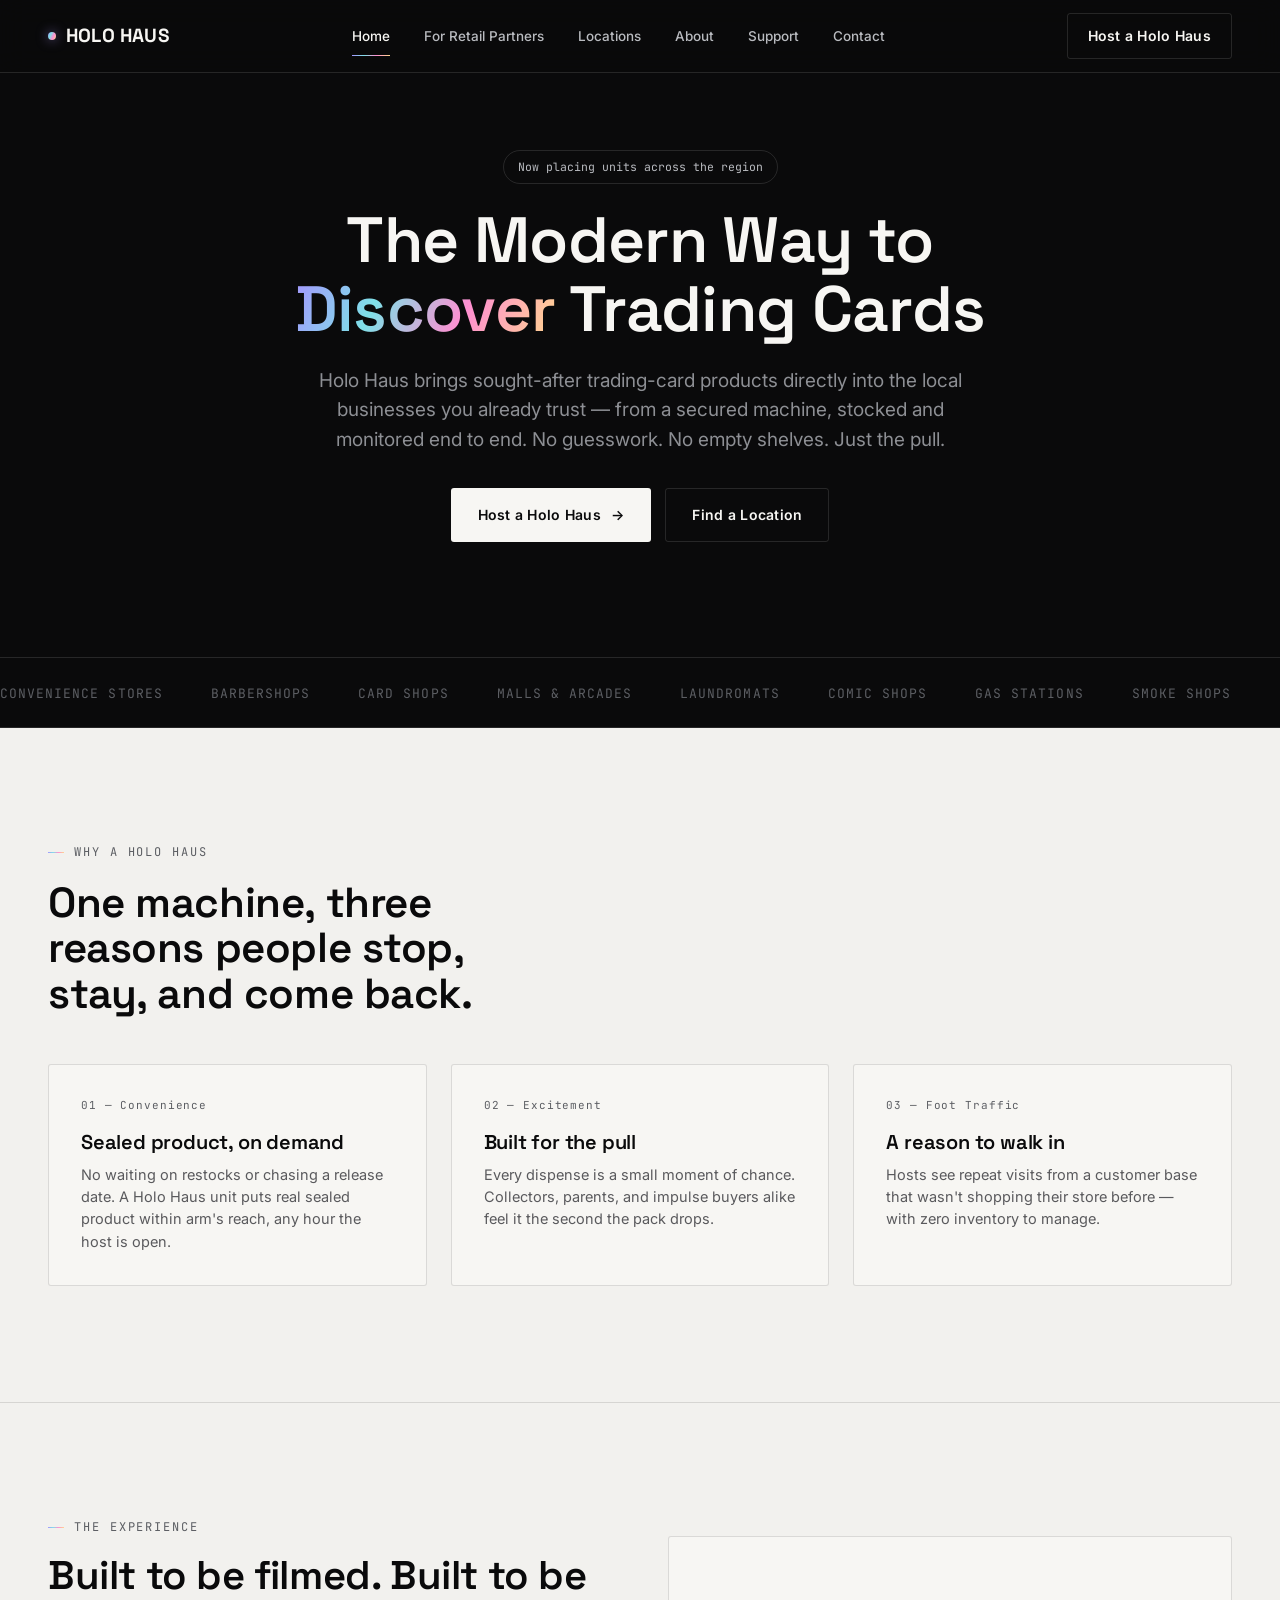
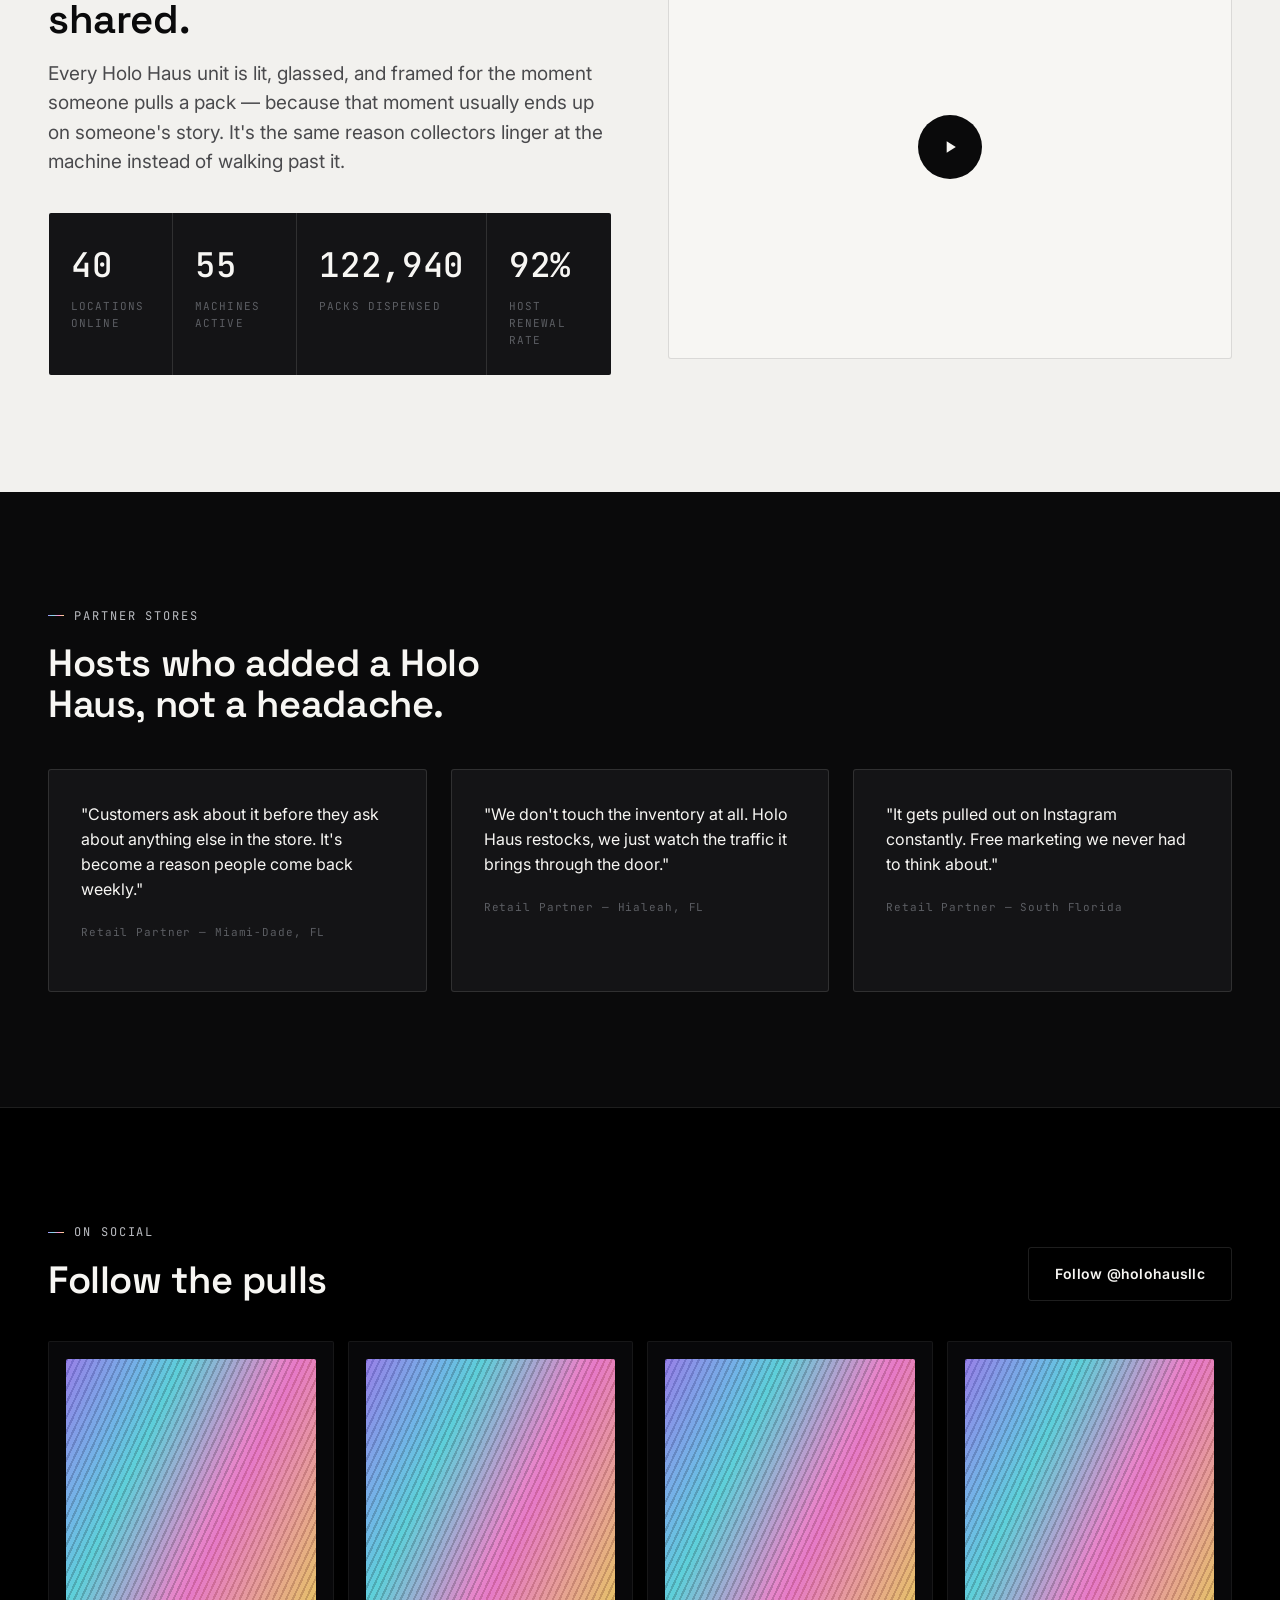
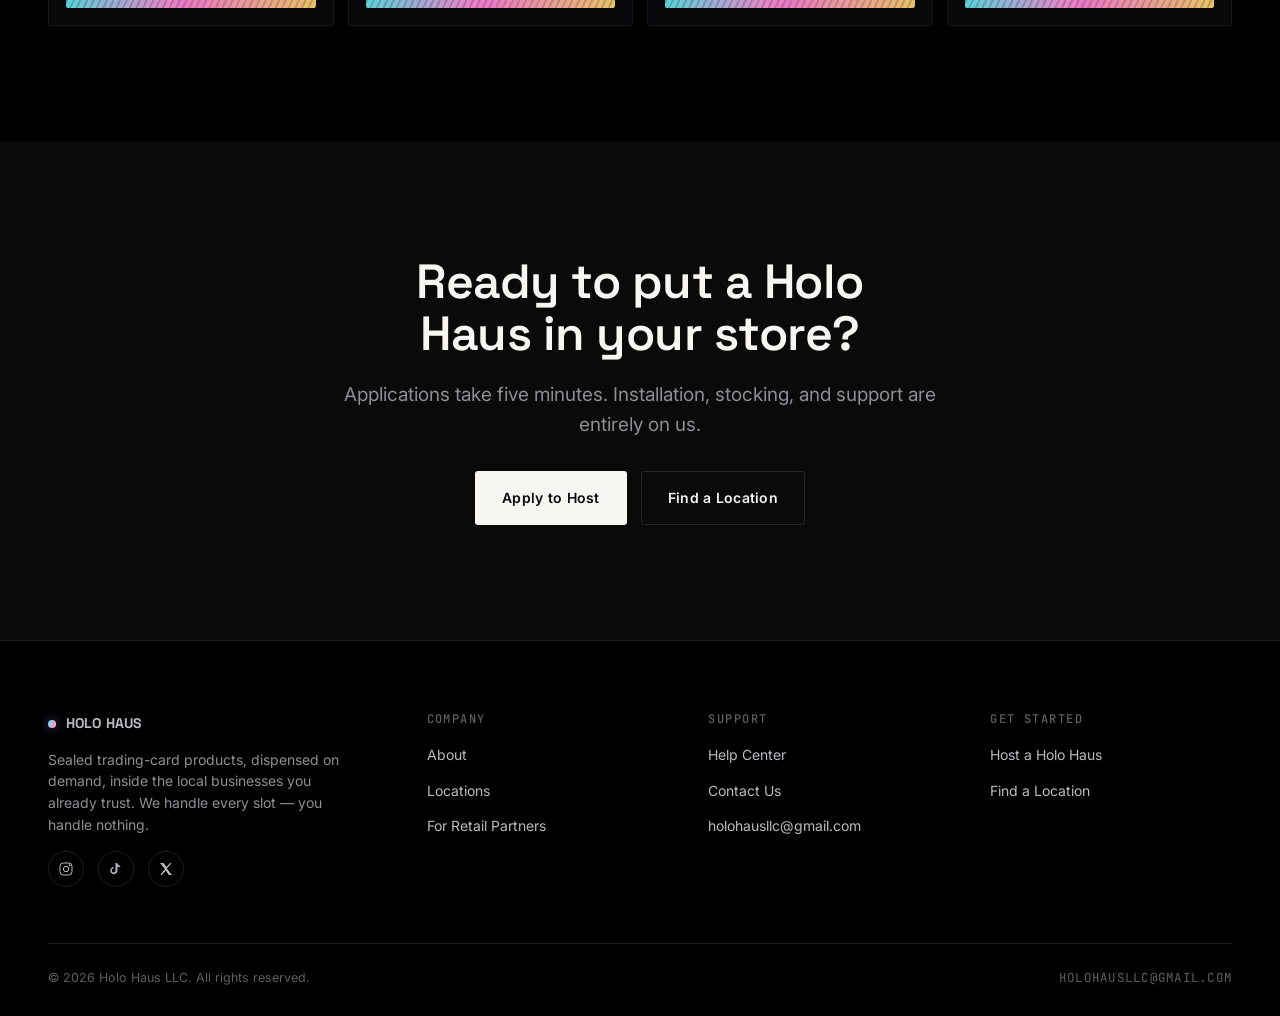
<file: index.html>
<!DOCTYPE html>
<html lang="en">
<head>
<meta charset="UTF-8">
<meta name="viewport" content="width=device-width, initial-scale=1.0">
<title>Holo Haus — The Modern Way to Discover Trading Cards</title>
<meta name="description" content="Holo Haus installs trading card game vending machines and secured display cases inside trusted local businesses. We handle inventory, restocking, marketing, and support — you host the excitement.">
<link rel="stylesheet" href="styles.css">
</head>
<body>

<header class="nav">
  <div class="container">
    <a href="index.html" class="logo"><span class="dot"></span>HOLO HAUS</a>
    <nav class="nav-links" id="navLinks">
      <a href="index.html" class="active">Home</a>
      <a href="retail-partners.html">For Retail Partners</a>
      <a href="locations.html">Locations</a>
      <a href="about.html">About</a>
      <a href="support.html">Support</a>
      <a href="contact.html">Contact</a>
    </nav>
    <div class="nav-cta">
      <a href="retail-partners.html" class="btn btn-ghost">Host a Holo Haus</a>
      <button class="nav-toggle" aria-label="Toggle menu" aria-expanded="false">
        <svg viewBox="0 0 24 24" fill="none" stroke="currentColor" stroke-width="1.6"><line x1="3" y1="6" x2="21" y2="6"/><line x1="3" y1="12" x2="21" y2="12"/><line x1="3" y1="18" x2="21" y2="18"/></svg>
      </button>
    </div>
  </div>
</header>

<!-- HERO -->
<section class="section" style="padding-top:150px;">
  <div class="container" style="max-width:840px; text-align:center;">
    <div class="reveal in" style="display:flex; flex-direction:column; align-items:center;">
      <div class="tag-pill">Now placing units across the region</div>
      <h1 style="font-size:clamp(38px,5.2vw,64px); margin-top:22px;">The Modern Way to <span class="grad-text">Discover</span> Trading Cards</h1>
      <p class="lede" style="margin-top:22px; text-align:center; max-width:56ch;">Holo Haus brings sought-after trading-card products directly into the local businesses you already trust — from a secured machine, stocked and monitored end to end. No guesswork. No empty shelves. Just the pull.</p>
      <div class="btn-row" style="margin-top:34px; justify-content:center;">
        <a href="retail-partners.html" class="btn btn-primary">Host a Holo Haus <span class="btn-arrow">→</span></a>
        <a href="locations.html" class="btn btn-ghost">Find a Location</a>
      </div>
    </div>
  </div>
</section>

<div class="marquee">
  <div class="marquee-track">
    <span>Convenience Stores</span><span>Barbershops</span><span>Card Shops</span><span>Malls &amp; Arcades</span><span>Laundromats</span><span>Comic Shops</span><span>Gas Stations</span><span>Smoke Shops</span>
    <span>Convenience Stores</span><span>Barbershops</span><span>Card Shops</span><span>Malls &amp; Arcades</span><span>Laundromats</span><span>Comic Shops</span><span>Gas Stations</span><span>Smoke Shops</span>
  </div>
</div>

<!-- WHY HOLO HAUS -->
<section class="section section-light">
  <div class="container">
    <div class="eyebrow">Why a Holo Haus</div>
    <h2 style="font-size:clamp(28px,3.6vw,42px); max-width:16ch;">One machine, three reasons people stop, stay, and come back.</h2>
    <div class="grid-3 reveal" style="margin-top:48px;">
      <div class="foil-card">
        <span class="tag">01 — Convenience</span>
        <h3>Sealed product, on demand</h3>
        <p>No waiting on restocks or chasing a release date. A Holo Haus unit puts real sealed product within arm's reach, any hour the host is open.</p>
      </div>
      <div class="foil-card">
        <span class="tag">02 — Excitement</span>
        <h3>Built for the pull</h3>
        <p>Every dispense is a small moment of chance. Collectors, parents, and impulse buyers alike feel it the second the pack drops.</p>
      </div>
      <div class="foil-card">
        <span class="tag">03 — Foot Traffic</span>
        <h3>A reason to walk in</h3>
        <p>Hosts see repeat visits from a customer base that wasn't shopping their store before — with zero inventory to manage.</p>
      </div>
    </div>
  </div>
</section>

<!-- EXPERIENCE / VIDEO -->
<section class="section section-light">
  <div class="container">
    <div class="two-col">
      <div class="reveal">
        <div class="eyebrow">The experience</div>
        <h2 style="font-size:clamp(28px,3.4vw,40px);">Built to be filmed. Built to be shared.</h2>
        <p class="lede" style="margin-top:18px;">Every Holo Haus unit is lit, glassed, and framed for the moment someone pulls a pack — because that moment usually ends up on someone's story. It's the same reason collectors linger at the machine instead of walking past it.</p>
        <div class="led-bar" style="margin-top:36px;">
          <div class="stat"><div class="num mono" data-count="42">0</div><div class="lbl">Locations Online</div></div>
          <div class="stat"><div class="num mono" data-count="58">0</div><div class="lbl">Machines Active</div></div>
          <div class="stat"><div class="num mono" data-count="128430">0</div><div class="lbl">Packs Dispensed</div></div>
          <div class="stat"><div class="num mono" data-count="97" data-suffix="%">0</div><div class="lbl">Host Renewal Rate</div></div>
        </div>
      </div>
      <div class="reveal">
        <div class="foil-card" style="padding:0; aspect-ratio:4/3; display:flex; align-items:center; justify-content:center;">
          <button style="width:64px; height:64px; border-radius:50%; border:1px solid var(--line-soft); background:var(--black); display:flex; align-items:center; justify-content:center;" aria-label="Play demo video">
            <svg width="20" height="20" viewBox="0 0 24 24" fill="var(--white)"><path d="M8 5v14l11-7z"/></svg>
          </button>
        </div>
      </div>
    </div>
  </div>
</section>

<!-- TESTIMONIALS -->
<section class="section">
  <div class="container">
    <div class="eyebrow">Partner stores</div>
    <h2 style="font-size:clamp(26px,3.2vw,38px); max-width:20ch;">Hosts who added a Holo Haus, not a headache.</h2>
    <div class="grid-3 reveal" style="margin-top:44px;">
      <div class="foil-card">
        <p style="font-size:16px; color:var(--white);">"Customers ask about it before they ask about anything else in the store. It's become a reason people come back weekly."</p>
        <div class="tag" style="margin-top:22px;">Retail Partner — Miami-Dade, FL</div>
      </div>
      <div class="foil-card">
        <p style="font-size:16px; color:var(--white);">"We don't touch the inventory at all. Holo Haus restocks, we just watch the traffic it brings through the door."</p>
        <div class="tag" style="margin-top:22px;">Retail Partner — Hialeah, FL</div>
      </div>
      <div class="foil-card">
        <p style="font-size:16px; color:var(--white);">"It gets pulled out on Instagram constantly. Free marketing we never had to think about."</p>
        <div class="tag" style="margin-top:22px;">Retail Partner — South Florida</div>
      </div>
    </div>
  </div>
</section>

<!-- SOCIAL -->
<section class="section section-deep hairline">
  <div class="container">
    <div style="display:flex; justify-content:space-between; align-items:flex-end; gap:24px; flex-wrap:wrap;">
      <div>
        <div class="eyebrow">On social</div>
        <h2 style="font-size:clamp(26px,3.2vw,38px);">Follow the pulls</h2>
      </div>
      <a href="https://www.instagram.com/holohausllc" target="_blank" rel="noopener" class="btn btn-ghost">Follow @holohausllc</a>
    </div>
    <div class="grid-4" style="margin-top:40px; gap:14px;">
      <div class="vend-slot" style="aspect-ratio:1;"><div class="card"></div></div>
      <div class="vend-slot" style="aspect-ratio:1;"><div class="card"></div></div>
      <div class="vend-slot" style="aspect-ratio:1;"><div class="card"></div></div>
      <div class="vend-slot" style="aspect-ratio:1;"><div class="card"></div></div>
    </div>
  </div>
</section>

<!-- CTA -->
<section class="section">
  <div class="container" style="text-align:center;">
    <h2 style="font-size:clamp(30px,4vw,48px); max-width:18ch; margin:0 auto;">Ready to put a Holo Haus in your store?</h2>
    <p class="lede" style="margin:20px auto 0; text-align:center;">Applications take five minutes. Installation, stocking, and support are entirely on us.</p>
    <div class="btn-row" style="justify-content:center; margin-top:32px;">
      <a href="retail-partners.html" class="btn btn-primary">Apply to Host</a>
      <a href="locations.html" class="btn btn-ghost">Find a Location</a>
    </div>
  </div>
</section>

<footer class="footer">
  <div class="container">
    <div class="footer-grid">
      <div class="footer-brand">
        <a href="index.html" class="logo"><span class="dot"></span>HOLO HAUS</a>
        <p>Sealed trading-card products, dispensed on demand, inside the local businesses you already trust. We handle every slot — you handle nothing.</p>
        <div class="footer-social">
          <a href="https://www.instagram.com/holohausllc" target="_blank" rel="noopener" aria-label="Instagram"><svg viewBox="0 0 24 24" fill="none" stroke="currentColor" stroke-width="1.5"><rect x="3" y="3" width="18" height="18" rx="5"/><circle cx="12" cy="12" r="4"/><circle cx="17.5" cy="6.5" r="1"/></svg></a>
          <a href="#" aria-label="TikTok"><svg viewBox="0 0 24 24" fill="currentColor"><path d="M14 3c.5 2.3 2 3.8 4.3 4v2.4c-1.5 0-2.9-.4-4.1-1.2v6.1c0 3-2.4 5.4-5.4 5.4S3.4 17.3 3.4 14.3c0-2.9 2.2-5.2 5-5.4v2.5a2.9 2.9 0 1 0 2.9 2.9V3H14z"/></svg></a>
          <a href="#" aria-label="X"><svg viewBox="0 0 24 24" fill="currentColor"><path d="M3 3l7.5 9.1L3.4 21h2.3l6-6.6 4.6 6.6H21l-7.8-9.6L20.4 3h-2.3l-5.5 6-4.2-6H3z"/></svg></a>
        </div>
      </div>
      <div>
        <h4>Company</h4>
        <ul>
          <li><a href="about.html">About</a></li>
          <li><a href="locations.html">Locations</a></li>
          <li><a href="retail-partners.html">For Retail Partners</a></li>
        </ul>
      </div>
      <div>
        <h4>Support</h4>
        <ul>
          <li><a href="support.html">Help Center</a></li>
          <li><a href="contact.html">Contact Us</a></li>
          <li><a href="mailto:holohausllc@gmail.com">holohausllc@gmail.com</a></li>
        </ul>
      </div>
      <div>
        <h4>Get Started</h4>
        <ul>
          <li><a href="retail-partners.html">Host a Holo Haus</a></li>
          <li><a href="locations.html">Find a Location</a></li>
        </ul>
      </div>
    </div>
    <div class="footer-bottom">
      <span>© 2026 Holo Haus LLC. All rights reserved.</span>
      <span class="mono">HOLOHAUSLLC@GMAIL.COM</span>
    </div>
  </div>
</footer>

<script src="script.js"></script>
</body>
</html>
</file>
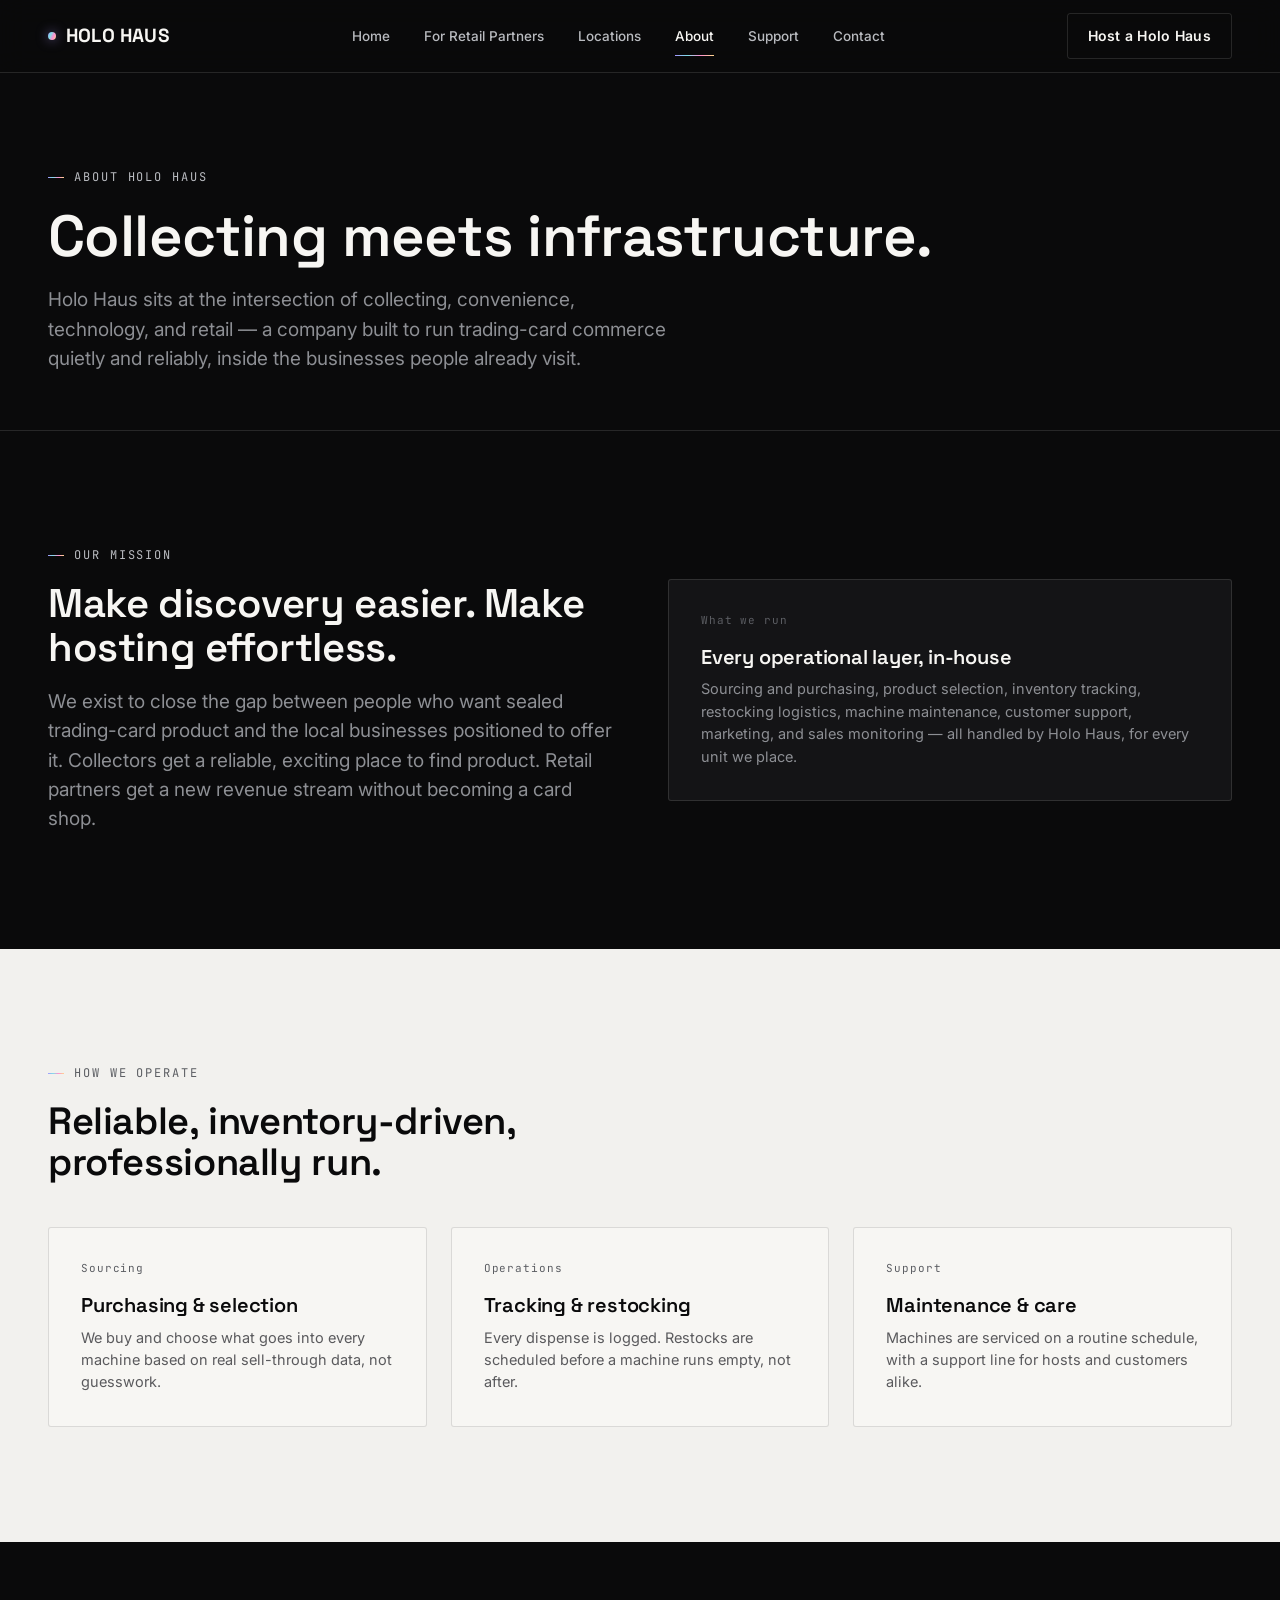
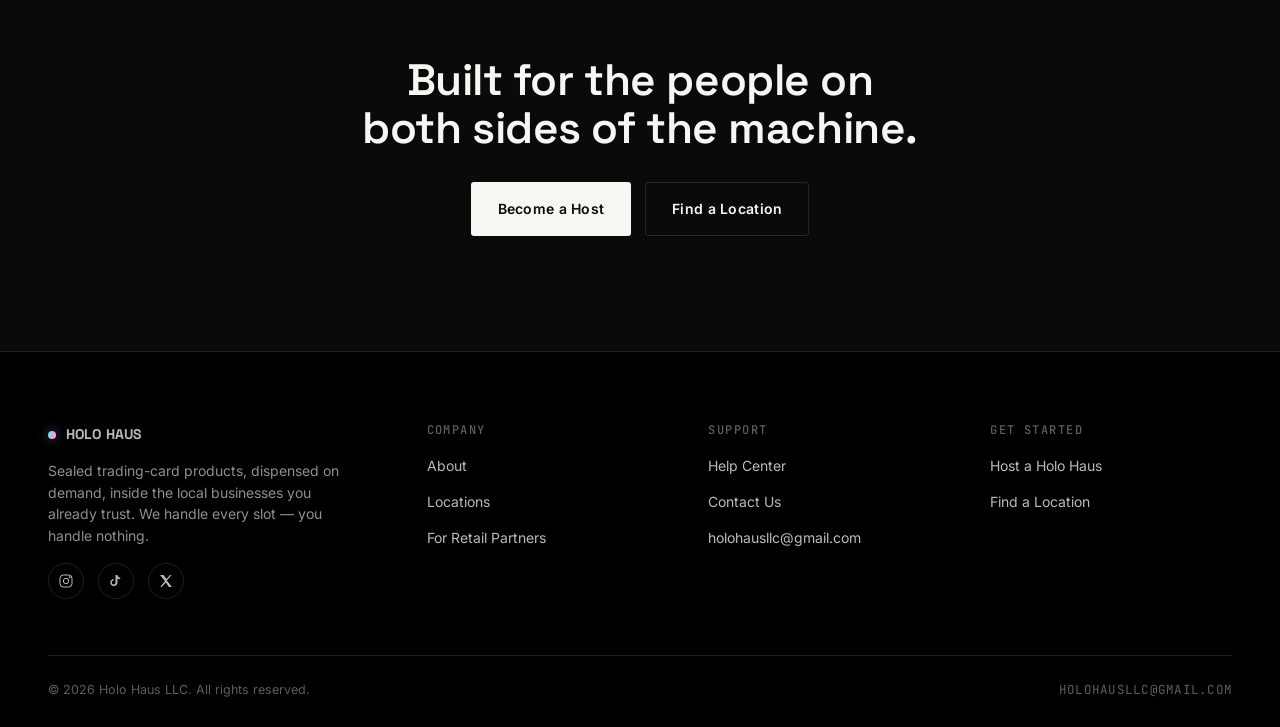
<file: about.html>
<!DOCTYPE html>
<html lang="en">
<head>
<meta charset="UTF-8">
<meta name="viewport" content="width=device-width, initial-scale=1.0">
<title>About — Holo Haus</title>
<meta name="description" content="Holo Haus combines collecting, convenience, technology, and retail — making trading-card products easier to discover while creating value for retail partners.">
<link rel="stylesheet" href="styles.css">
</head>
<body>

<header class="nav">
  <div class="container">
    <a href="index.html" class="logo"><span class="dot"></span>HOLO HAUS</a>
    <nav class="nav-links" id="navLinks">
      <a href="index.html">Home</a>
      <a href="retail-partners.html">For Retail Partners</a>
      <a href="locations.html">Locations</a>
      <a href="about.html" class="active">About</a>
      <a href="support.html">Support</a>
      <a href="contact.html">Contact</a>
    </nav>
    <div class="nav-cta">
      <a href="retail-partners.html" class="btn btn-ghost">Host a Holo Haus</a>
      <button class="nav-toggle" aria-label="Toggle menu" aria-expanded="false">
        <svg viewBox="0 0 24 24" fill="none" stroke="currentColor" stroke-width="1.6"><line x1="3" y1="6" x2="21" y2="6"/><line x1="3" y1="12" x2="21" y2="12"/><line x1="3" y1="18" x2="21" y2="18"/></svg>
      </button>
    </div>
  </div>
</header>

<section class="page-head">
  <div class="container">
    <div class="eyebrow">About Holo Haus</div>
    <h1>Collecting meets infrastructure.</h1>
    <p class="lede">Holo Haus sits at the intersection of collecting, convenience, technology, and retail — a company built to run trading-card commerce quietly and reliably, inside the businesses people already visit.</p>
  </div>
</section>

<section class="section">
  <div class="container">
    <div class="two-col">
      <div class="reveal">
        <div class="eyebrow">Our mission</div>
        <h2 style="font-size:clamp(26px,3.4vw,40px);">Make discovery easier. Make hosting effortless.</h2>
        <p class="lede" style="margin-top:18px;">We exist to close the gap between people who want sealed trading-card product and the local businesses positioned to offer it. Collectors get a reliable, exciting place to find product. Retail partners get a new revenue stream without becoming a card shop.</p>
      </div>
      <div class="reveal">
        <div class="foil-card">
          <span class="tag">What we run</span>
          <h3>Every operational layer, in-house</h3>
          <p style="margin-top:8px;">Sourcing and purchasing, product selection, inventory tracking, restocking logistics, machine maintenance, customer support, marketing, and sales monitoring — all handled by Holo Haus, for every unit we place.</p>
        </div>
      </div>
    </div>
  </div>
</section>

<section class="section section-light">
  <div class="container">
    <div class="eyebrow">How we operate</div>
    <h2 style="font-size:clamp(26px,3.2vw,38px); max-width:22ch;">Reliable, inventory-driven, professionally run.</h2>
    <div class="grid-3 reveal" style="margin-top:44px;">
      <div class="foil-card">
        <span class="tag">Sourcing</span>
        <h3>Purchasing &amp; selection</h3>
        <p>We buy and choose what goes into every machine based on real sell-through data, not guesswork.</p>
      </div>
      <div class="foil-card">
        <span class="tag">Operations</span>
        <h3>Tracking &amp; restocking</h3>
        <p>Every dispense is logged. Restocks are scheduled before a machine runs empty, not after.</p>
      </div>
      <div class="foil-card">
        <span class="tag">Support</span>
        <h3>Maintenance &amp; care</h3>
        <p>Machines are serviced on a routine schedule, with a support line for hosts and customers alike.</p>
      </div>
    </div>
  </div>
</section>

<section class="section">
  <div class="container" style="text-align:center;">
    <h2 style="font-size:clamp(28px,3.6vw,44px); max-width:20ch; margin:0 auto;">Built for the people on both sides of the machine.</h2>
    <div class="btn-row" style="justify-content:center; margin-top:30px;">
      <a href="retail-partners.html" class="btn btn-primary">Become a Host</a>
      <a href="locations.html" class="btn btn-ghost">Find a Location</a>
    </div>
  </div>
</section>

<footer class="footer">
  <div class="container">
    <div class="footer-grid">
      <div class="footer-brand">
        <a href="index.html" class="logo"><span class="dot"></span>HOLO HAUS</a>
        <p>Sealed trading-card products, dispensed on demand, inside the local businesses you already trust. We handle every slot — you handle nothing.</p>
        <div class="footer-social">
          <a href="https://www.instagram.com/holohausllc" target="_blank" rel="noopener" aria-label="Instagram"><svg viewBox="0 0 24 24" fill="none" stroke="currentColor" stroke-width="1.5"><rect x="3" y="3" width="18" height="18" rx="5"/><circle cx="12" cy="12" r="4"/><circle cx="17.5" cy="6.5" r="1"/></svg></a>
          <a href="#" aria-label="TikTok"><svg viewBox="0 0 24 24" fill="currentColor"><path d="M14 3c.5 2.3 2 3.8 4.3 4v2.4c-1.5 0-2.9-.4-4.1-1.2v6.1c0 3-2.4 5.4-5.4 5.4S3.4 17.3 3.4 14.3c0-2.9 2.2-5.2 5-5.4v2.5a2.9 2.9 0 1 0 2.9 2.9V3H14z"/></svg></a>
          <a href="#" aria-label="X"><svg viewBox="0 0 24 24" fill="currentColor"><path d="M3 3l7.5 9.1L3.4 21h2.3l6-6.6 4.6 6.6H21l-7.8-9.6L20.4 3h-2.3l-5.5 6-4.2-6H3z"/></svg></a>
        </div>
      </div>
      <div>
        <h4>Company</h4>
        <ul>
          <li><a href="about.html">About</a></li>
          <li><a href="locations.html">Locations</a></li>
          <li><a href="retail-partners.html">For Retail Partners</a></li>
        </ul>
      </div>
      <div>
        <h4>Support</h4>
        <ul>
          <li><a href="support.html">Help Center</a></li>
          <li><a href="contact.html">Contact Us</a></li>
          <li><a href="mailto:holohausllc@gmail.com">holohausllc@gmail.com</a></li>
        </ul>
      </div>
      <div>
        <h4>Get Started</h4>
        <ul>
          <li><a href="retail-partners.html">Host a Holo Haus</a></li>
          <li><a href="locations.html">Find a Location</a></li>
        </ul>
      </div>
    </div>
    <div class="footer-bottom">
      <span>© 2026 Holo Haus LLC. All rights reserved.</span>
      <span class="mono">HOLOHAUSLLC@GMAIL.COM</span>
    </div>
  </div>
</footer>

<script src="script.js"></script>
</body>
</html>
</file>
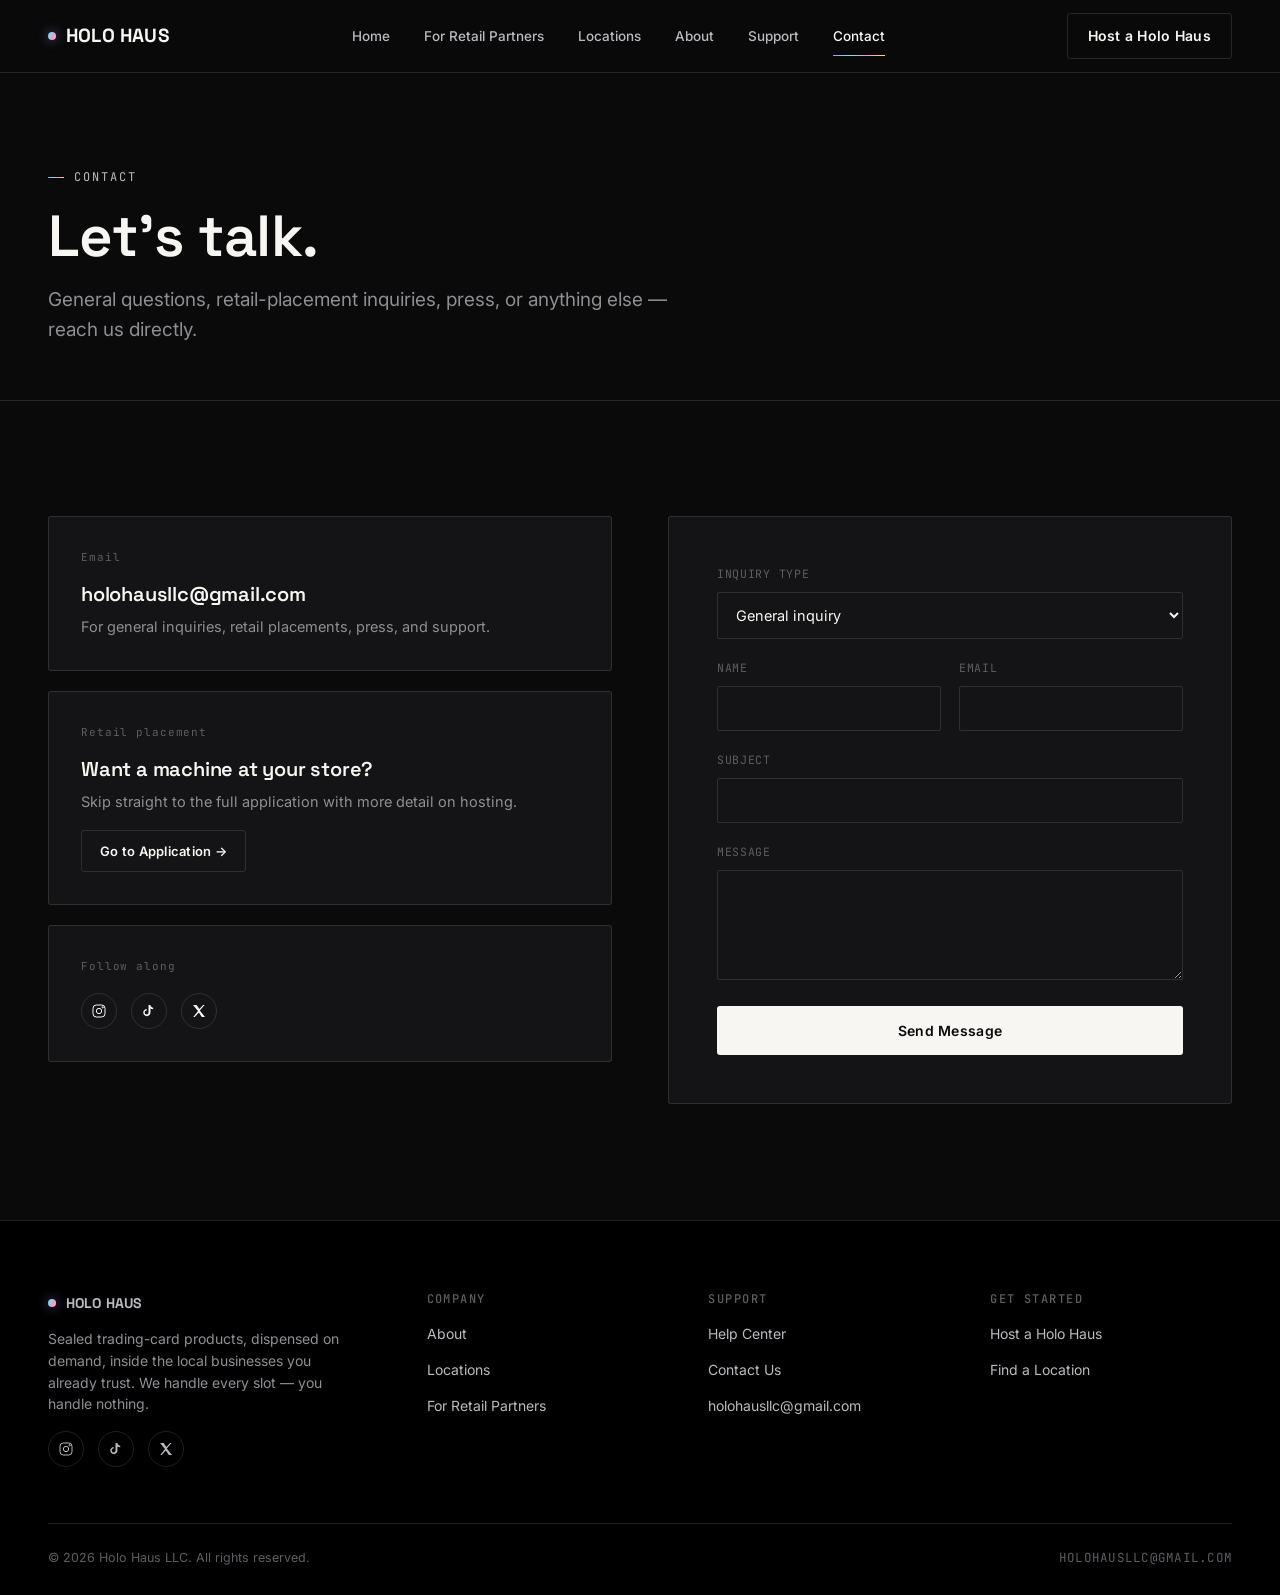
<file: contact.html>
<!DOCTYPE html>
<html lang="en">
<head>
<meta charset="UTF-8">
<meta name="viewport" content="width=device-width, initial-scale=1.0">
<title>Contact — Holo Haus</title>
<meta name="description" content="Get in touch with Holo Haus for general inquiries or retail-placement questions. Email holohausllc@gmail.com or submit a contact form.">
<link rel="stylesheet" href="styles.css">
</head>
<body>

<header class="nav">
  <div class="container">
    <a href="index.html" class="logo"><span class="dot"></span>HOLO HAUS</a>
    <nav class="nav-links" id="navLinks">
      <a href="index.html">Home</a>
      <a href="retail-partners.html">For Retail Partners</a>
      <a href="locations.html">Locations</a>
      <a href="about.html">About</a>
      <a href="support.html">Support</a>
      <a href="contact.html" class="active">Contact</a>
    </nav>
    <div class="nav-cta">
      <a href="retail-partners.html" class="btn btn-ghost">Host a Holo Haus</a>
      <button class="nav-toggle" aria-label="Toggle menu" aria-expanded="false">
        <svg viewBox="0 0 24 24" fill="none" stroke="currentColor" stroke-width="1.6"><line x1="3" y1="6" x2="21" y2="6"/><line x1="3" y1="12" x2="21" y2="12"/><line x1="3" y1="18" x2="21" y2="18"/></svg>
      </button>
    </div>
  </div>
</header>

<section class="page-head">
  <div class="container">
    <div class="eyebrow">Contact</div>
    <h1>Let's talk.</h1>
    <p class="lede">General questions, retail-placement inquiries, press, or anything else — reach us directly.</p>
  </div>
</section>

<section class="section">
  <div class="container">
    <div class="two-col" style="align-items:flex-start;">
      <div class="reveal">
        <div class="foil-card" style="margin-bottom:20px;">
          <span class="tag">Email</span>
          <h3><a href="mailto:holohausllc@gmail.com">holohausllc@gmail.com</a></h3>
          <p>For general inquiries, retail placements, press, and support.</p>
        </div>
        <div class="foil-card" style="margin-bottom:20px;">
          <span class="tag">Retail placement</span>
          <h3>Want a machine at your store?</h3>
          <p style="margin-bottom:16px;">Skip straight to the full application with more detail on hosting.</p>
          <a href="retail-partners.html" class="btn btn-ghost" style="padding:10px 18px; font-size:13px;">Go to Application →</a>
        </div>
        <div class="foil-card">
          <span class="tag">Follow along</span>
          <div class="footer-social" style="margin-top:14px;">
            <a href="https://www.instagram.com/holohausllc" target="_blank" rel="noopener" aria-label="Instagram"><svg viewBox="0 0 24 24" fill="none" stroke="currentColor" stroke-width="1.5"><rect x="3" y="3" width="18" height="18" rx="5"/><circle cx="12" cy="12" r="4"/><circle cx="17.5" cy="6.5" r="1"/></svg></a>
            <a href="#" aria-label="TikTok"><svg viewBox="0 0 24 24" fill="currentColor"><path d="M14 3c.5 2.3 2 3.8 4.3 4v2.4c-1.5 0-2.9-.4-4.1-1.2v6.1c0 3-2.4 5.4-5.4 5.4S3.4 17.3 3.4 14.3c0-2.9 2.2-5.2 5-5.4v2.5a2.9 2.9 0 1 0 2.9 2.9V3H14z"/></svg></a>
            <a href="#" aria-label="X"><svg viewBox="0 0 24 24" fill="currentColor"><path d="M3 3l7.5 9.1L3.4 21h2.3l6-6.6 4.6 6.6H21l-7.8-9.6L20.4 3h-2.3l-5.5 6-4.2-6H3z"/></svg></a>
          </div>
        </div>
      </div>

      <div class="form-panel reveal">
        <div class="field">
          <label for="inquiry-type">Inquiry type</label>
          <select id="inquiry-type">
            <option value="general">General inquiry</option>
            <option value="retail">Retail placement inquiry</option>
          </select>
        </div>
        <form data-mock style="margin-top:6px;">
          <div class="field-row">
            <div class="field">
              <label for="c-name">Name</label>
              <input id="c-name" type="text" required>
            </div>
            <div class="field">
              <label for="c-email">Email</label>
              <input id="c-email" type="email" required>
            </div>
          </div>
          <div class="field">
            <label for="c-subject">Subject</label>
            <input id="c-subject" type="text">
          </div>
          <div class="field">
            <label for="c-message">Message</label>
            <textarea id="c-message" required></textarea>
          </div>
          <button class="btn btn-primary" type="submit" style="width:100%; justify-content:center;">Send Message</button>
        </form>
        <div class="form-success">Message sent. We'll follow up at the email you provided.</div>
      </div>
    </div>
  </div>
</section>

<footer class="footer">
  <div class="container">
    <div class="footer-grid">
      <div class="footer-brand">
        <a href="index.html" class="logo"><span class="dot"></span>HOLO HAUS</a>
        <p>Sealed trading-card products, dispensed on demand, inside the local businesses you already trust. We handle every slot — you handle nothing.</p>
        <div class="footer-social">
          <a href="https://www.instagram.com/holohausllc" target="_blank" rel="noopener" aria-label="Instagram"><svg viewBox="0 0 24 24" fill="none" stroke="currentColor" stroke-width="1.5"><rect x="3" y="3" width="18" height="18" rx="5"/><circle cx="12" cy="12" r="4"/><circle cx="17.5" cy="6.5" r="1"/></svg></a>
          <a href="#" aria-label="TikTok"><svg viewBox="0 0 24 24" fill="currentColor"><path d="M14 3c.5 2.3 2 3.8 4.3 4v2.4c-1.5 0-2.9-.4-4.1-1.2v6.1c0 3-2.4 5.4-5.4 5.4S3.4 17.3 3.4 14.3c0-2.9 2.2-5.2 5-5.4v2.5a2.9 2.9 0 1 0 2.9 2.9V3H14z"/></svg></a>
          <a href="#" aria-label="X"><svg viewBox="0 0 24 24" fill="currentColor"><path d="M3 3l7.5 9.1L3.4 21h2.3l6-6.6 4.6 6.6H21l-7.8-9.6L20.4 3h-2.3l-5.5 6-4.2-6H3z"/></svg></a>
        </div>
      </div>
      <div>
        <h4>Company</h4>
        <ul>
          <li><a href="about.html">About</a></li>
          <li><a href="locations.html">Locations</a></li>
          <li><a href="retail-partners.html">For Retail Partners</a></li>
        </ul>
      </div>
      <div>
        <h4>Support</h4>
        <ul>
          <li><a href="support.html">Help Center</a></li>
          <li><a href="contact.html">Contact Us</a></li>
          <li><a href="mailto:holohausllc@gmail.com">holohausllc@gmail.com</a></li>
        </ul>
      </div>
      <div>
        <h4>Get Started</h4>
        <ul>
          <li><a href="retail-partners.html">Host a Holo Haus</a></li>
          <li><a href="locations.html">Find a Location</a></li>
        </ul>
      </div>
    </div>
    <div class="footer-bottom">
      <span>© 2026 Holo Haus LLC. All rights reserved.</span>
      <span class="mono">HOLOHAUSLLC@GMAIL.COM</span>
    </div>
  </div>
</footer>

<script src="script.js"></script>
</body>
</html>
</file>
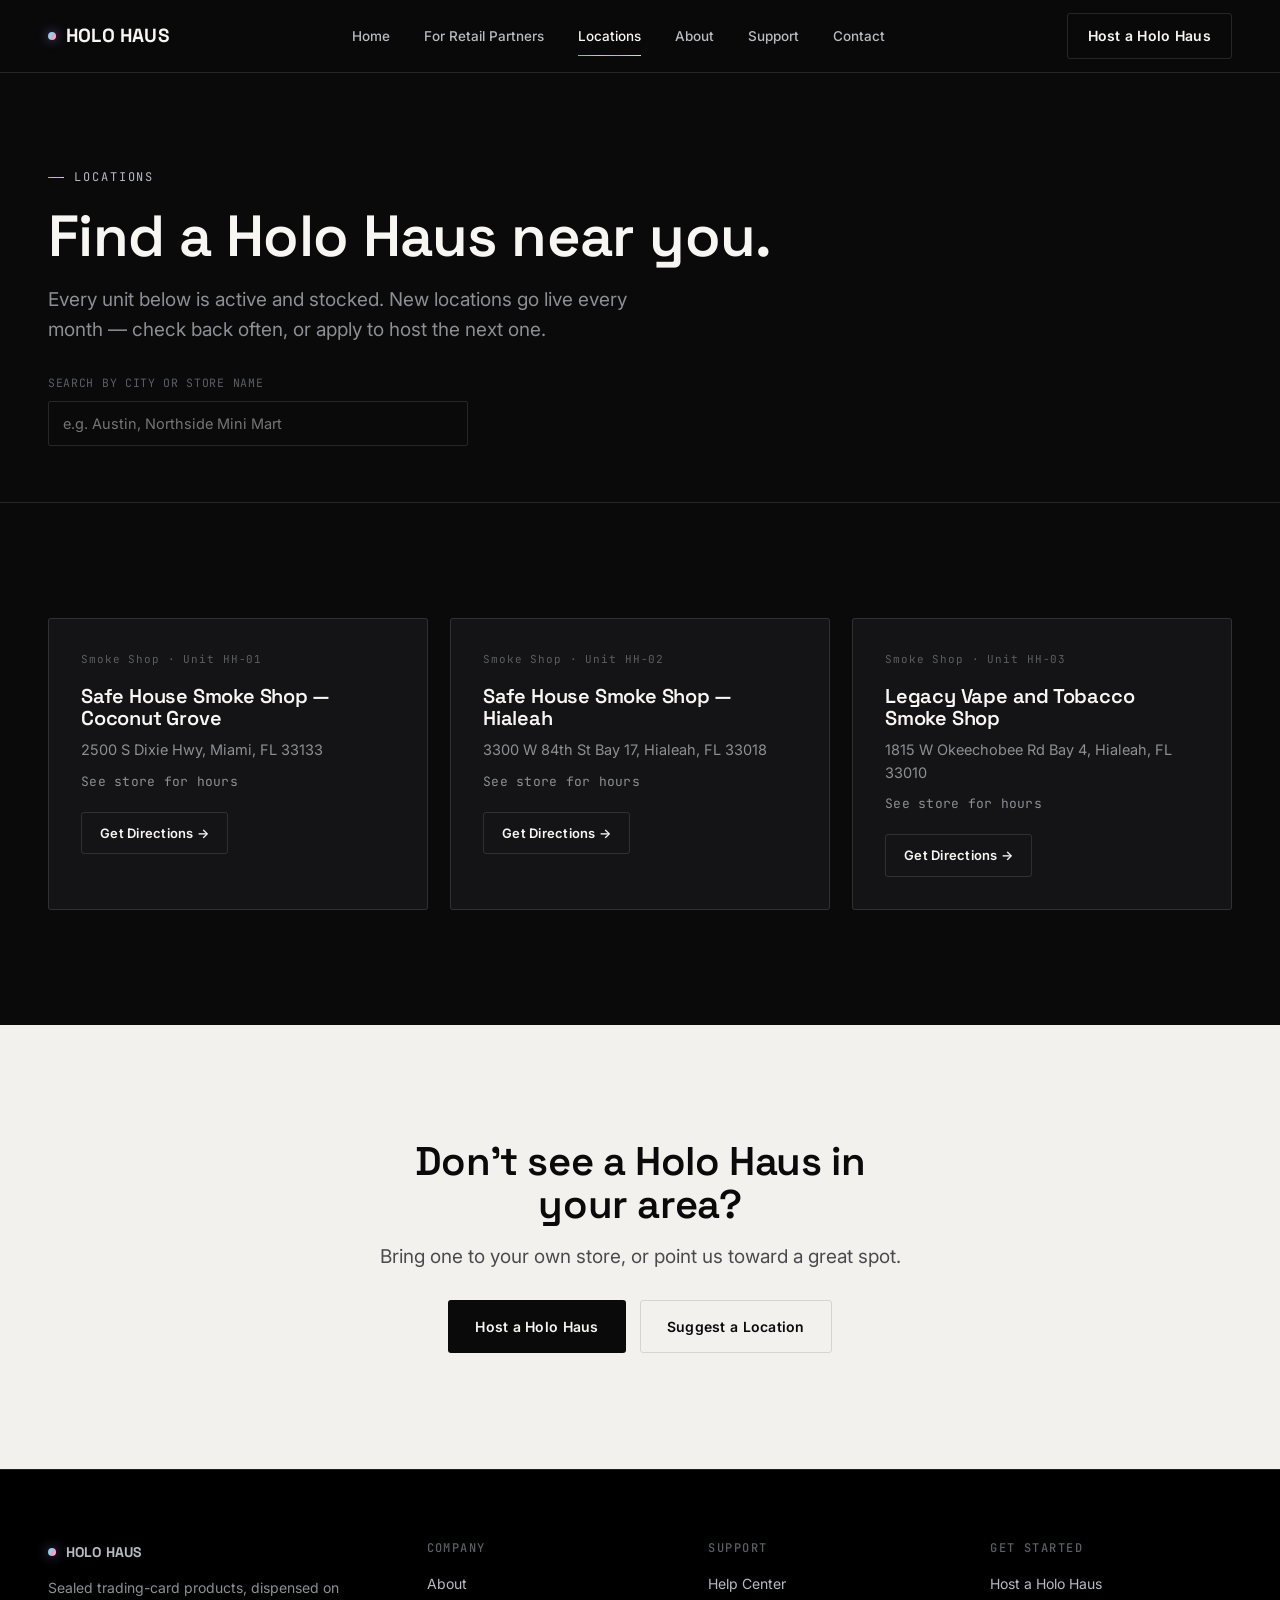
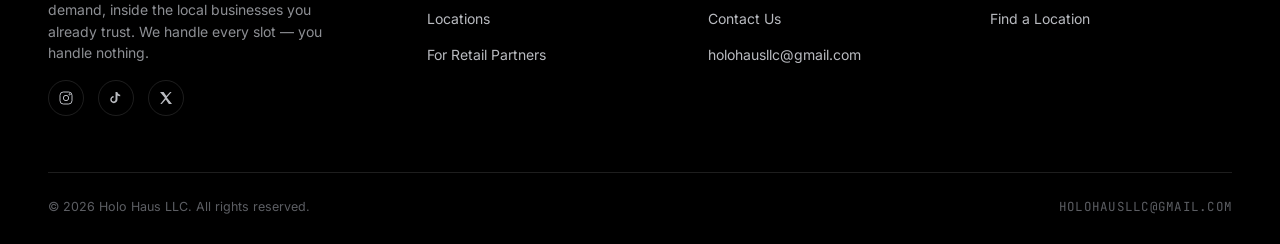
<file: locations.html>
<!DOCTYPE html>
<html lang="en">
<head>
<meta charset="UTF-8">
<meta name="viewport" content="width=device-width, initial-scale=1.0">
<title>Locations — Holo Haus</title>
<meta name="description" content="Find a Holo Haus trading card vending machine or display case near you. Store names, addresses, hours, and directions for every active location.">
<link rel="stylesheet" href="styles.css">
</head>
<body>

<header class="nav">
  <div class="container">
    <a href="index.html" class="logo"><span class="dot"></span>HOLO HAUS</a>
    <nav class="nav-links" id="navLinks">
      <a href="index.html">Home</a>
      <a href="retail-partners.html">For Retail Partners</a>
      <a href="locations.html" class="active">Locations</a>
      <a href="about.html">About</a>
      <a href="support.html">Support</a>
      <a href="contact.html">Contact</a>
    </nav>
    <div class="nav-cta">
      <a href="retail-partners.html" class="btn btn-ghost">Host a Holo Haus</a>
      <button class="nav-toggle" aria-label="Toggle menu" aria-expanded="false">
        <svg viewBox="0 0 24 24" fill="none" stroke="currentColor" stroke-width="1.6"><line x1="3" y1="6" x2="21" y2="6"/><line x1="3" y1="12" x2="21" y2="12"/><line x1="3" y1="18" x2="21" y2="18"/></svg>
      </button>
    </div>
  </div>
</header>

<section class="page-head">
  <div class="container">
    <div class="eyebrow">Locations</div>
    <h1>Find a Holo Haus near you.</h1>
    <p class="lede">Every unit below is active and stocked. New locations go live every month — check back often, or apply to host the next one.</p>
    <div style="max-width:420px; margin-top:30px;">
      <div class="field" style="margin-bottom:0;">
        <label for="locSearch">Search by city or store name</label>
        <input id="locSearch" type="text" placeholder="e.g. Austin, Northside Mini Mart">
      </div>
    </div>
  </div>
</section>

<section class="section">
  <div class="container">
    <div class="grid-3" id="locGrid" style="gap:22px;"></div>
    <p id="noResults" class="lede" style="display:none; margin-top:20px;">No locations match that search yet — try a different city.</p>
  </div>
</section>

<section class="section section-light">
  <div class="container" style="text-align:center;">
    <h2 style="font-size:clamp(26px,3.4vw,40px); max-width:20ch; margin:0 auto;">Don't see a Holo Haus in your area?</h2>
    <p class="lede" style="margin:16px auto 0;">Bring one to your own store, or point us toward a great spot.</p>
    <div class="btn-row" style="justify-content:center; margin-top:28px;">
      <a href="retail-partners.html" class="btn btn-primary">Host a Holo Haus</a>
      <a href="contact.html" class="btn btn-ghost">Suggest a Location</a>
    </div>
  </div>
</section>

<footer class="footer">
  <div class="container">
    <div class="footer-grid">
      <div class="footer-brand">
        <a href="index.html" class="logo"><span class="dot"></span>HOLO HAUS</a>
        <p>Sealed trading-card products, dispensed on demand, inside the local businesses you already trust. We handle every slot — you handle nothing.</p>
        <div class="footer-social">
          <a href="https://www.instagram.com/holohausllc" target="_blank" rel="noopener" aria-label="Instagram"><svg viewBox="0 0 24 24" fill="none" stroke="currentColor" stroke-width="1.5"><rect x="3" y="3" width="18" height="18" rx="5"/><circle cx="12" cy="12" r="4"/><circle cx="17.5" cy="6.5" r="1"/></svg></a>
          <a href="#" aria-label="TikTok"><svg viewBox="0 0 24 24" fill="currentColor"><path d="M14 3c.5 2.3 2 3.8 4.3 4v2.4c-1.5 0-2.9-.4-4.1-1.2v6.1c0 3-2.4 5.4-5.4 5.4S3.4 17.3 3.4 14.3c0-2.9 2.2-5.2 5-5.4v2.5a2.9 2.9 0 1 0 2.9 2.9V3H14z"/></svg></a>
          <a href="#" aria-label="X"><svg viewBox="0 0 24 24" fill="currentColor"><path d="M3 3l7.5 9.1L3.4 21h2.3l6-6.6 4.6 6.6H21l-7.8-9.6L20.4 3h-2.3l-5.5 6-4.2-6H3z"/></svg></a>
        </div>
      </div>
      <div>
        <h4>Company</h4>
        <ul>
          <li><a href="about.html">About</a></li>
          <li><a href="locations.html">Locations</a></li>
          <li><a href="retail-partners.html">For Retail Partners</a></li>
        </ul>
      </div>
      <div>
        <h4>Support</h4>
        <ul>
          <li><a href="support.html">Help Center</a></li>
          <li><a href="contact.html">Contact Us</a></li>
          <li><a href="mailto:holohausllc@gmail.com">holohausllc@gmail.com</a></li>
        </ul>
      </div>
      <div>
        <h4>Get Started</h4>
        <ul>
          <li><a href="retail-partners.html">Host a Holo Haus</a></li>
          <li><a href="locations.html">Find a Location</a></li>
        </ul>
      </div>
    </div>
    <div class="footer-bottom">
      <span>© 2026 Holo Haus LLC. All rights reserved.</span>
      <span class="mono">HOLOHAUSLLC@GMAIL.COM</span>
    </div>
  </div>
</footer>

<script src="script.js"></script>
<script>
  // Add new locations here — each object renders as a card automatically.
  const LOCATIONS = [
    { name:"Safe House Smoke Shop — Coconut Grove", type:"Smoke Shop", address:"2500 S Dixie Hwy, Miami, FL 33133", hours:"See store for hours", unit:"HH-01" },
    { name:"Safe House Smoke Shop — Hialeah", type:"Smoke Shop", address:"3300 W 84th St Bay 17, Hialeah, FL 33018", hours:"See store for hours", unit:"HH-02" },
    { name:"Legacy Vape and Tobacco Smoke Shop", type:"Smoke Shop", address:"1815 W Okeechobee Rd Bay 4, Hialeah, FL 33010", hours:"See store for hours", unit:"HH-03" }
  ];

  const grid = document.getElementById('locGrid');
  const noResults = document.getElementById('noResults');

  function render(list){
    grid.innerHTML = list.map(loc => `
      <div class="foil-card">
        <span class="tag">${loc.type} · Unit ${loc.unit}</span>
        <h3>${loc.name}</h3>
        <p style="margin-top:6px;">${loc.address}</p>
        <p class="mono" style="margin-top:10px; font-size:13px;">${loc.hours}</p>
        <a href="https://www.google.com/maps/search/?api=1&query=${encodeURIComponent(loc.address)}" target="_blank" rel="noopener" class="btn btn-ghost" style="margin-top:20px; padding:10px 18px; font-size:13px;">Get Directions →</a>
      </div>
    `).join('');
    noResults.style.display = list.length ? 'none' : 'block';
  }
  render(LOCATIONS);

  document.getElementById('locSearch').addEventListener('input', (e) => {
    const q = e.target.value.trim().toLowerCase();
    const filtered = LOCATIONS.filter(l => (l.name + l.address).toLowerCase().includes(q));
    render(filtered);
  });
</script>
</body>
</html>
</file>
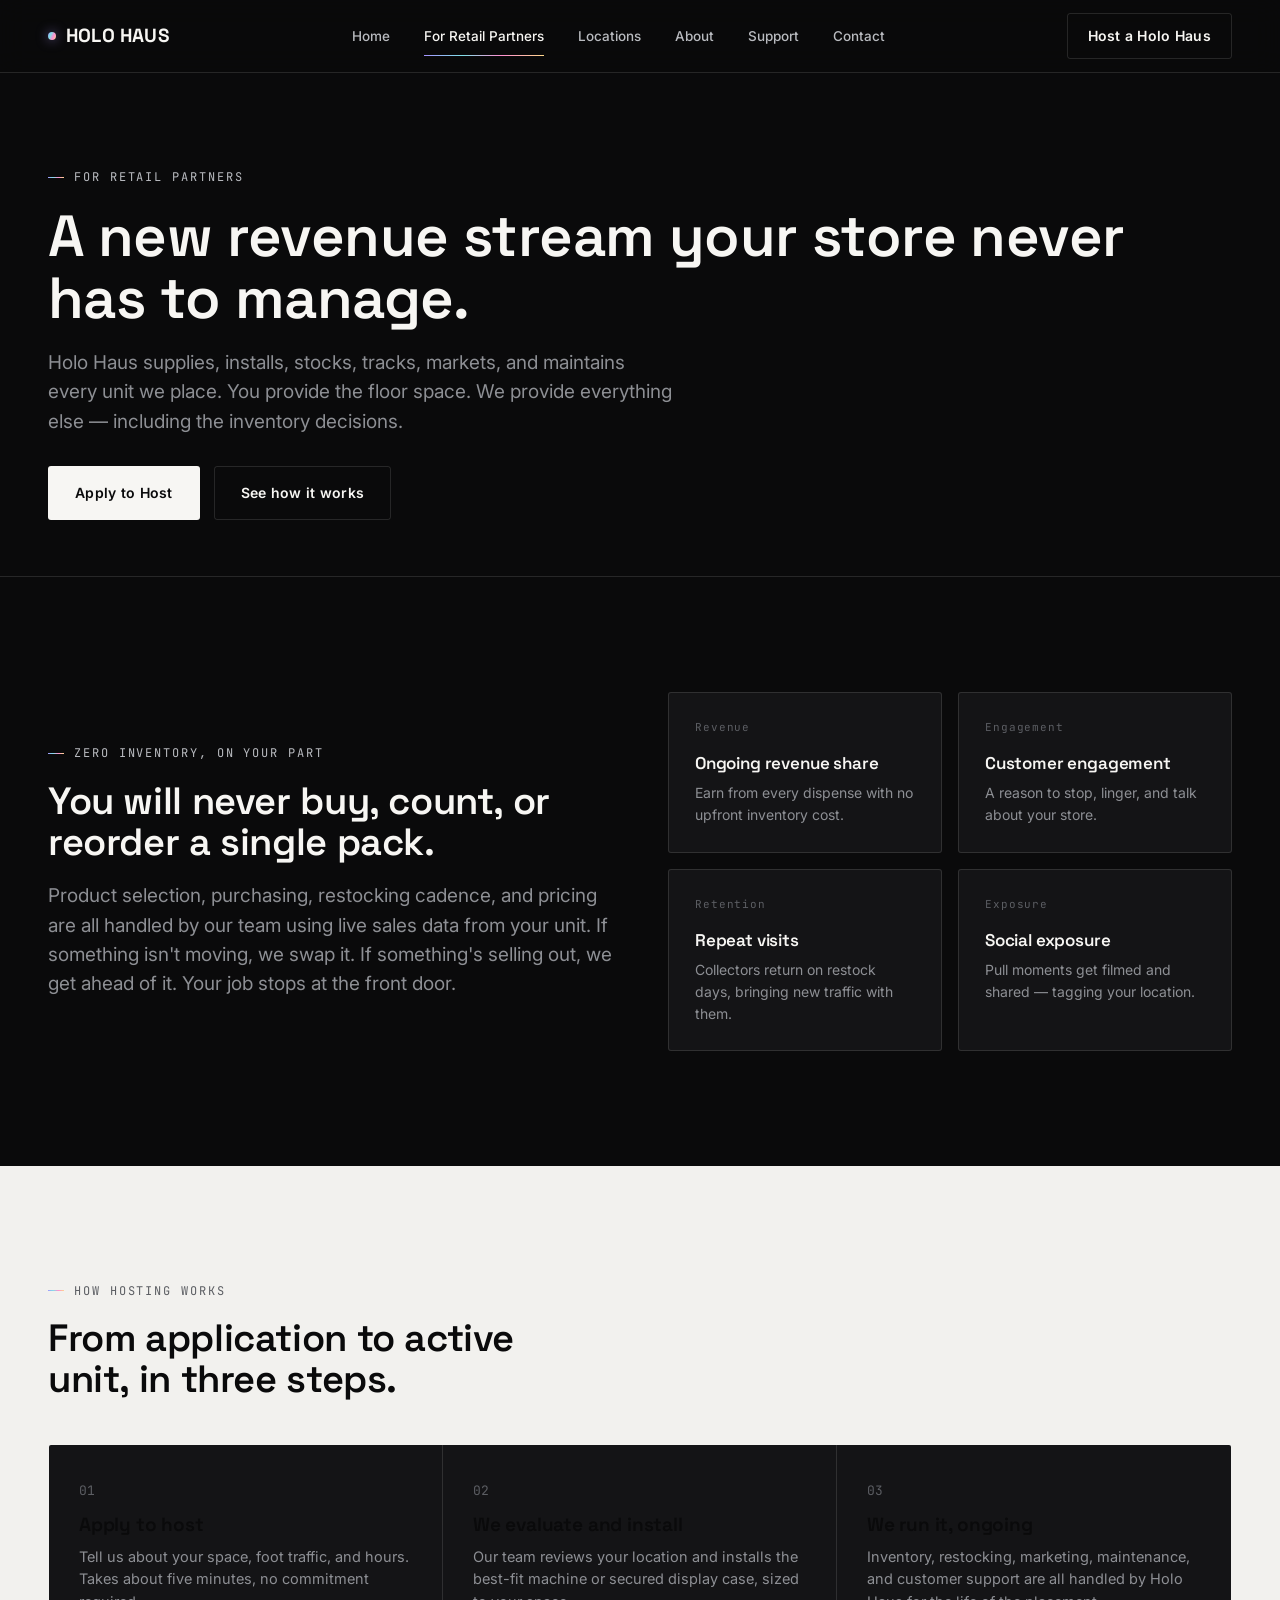
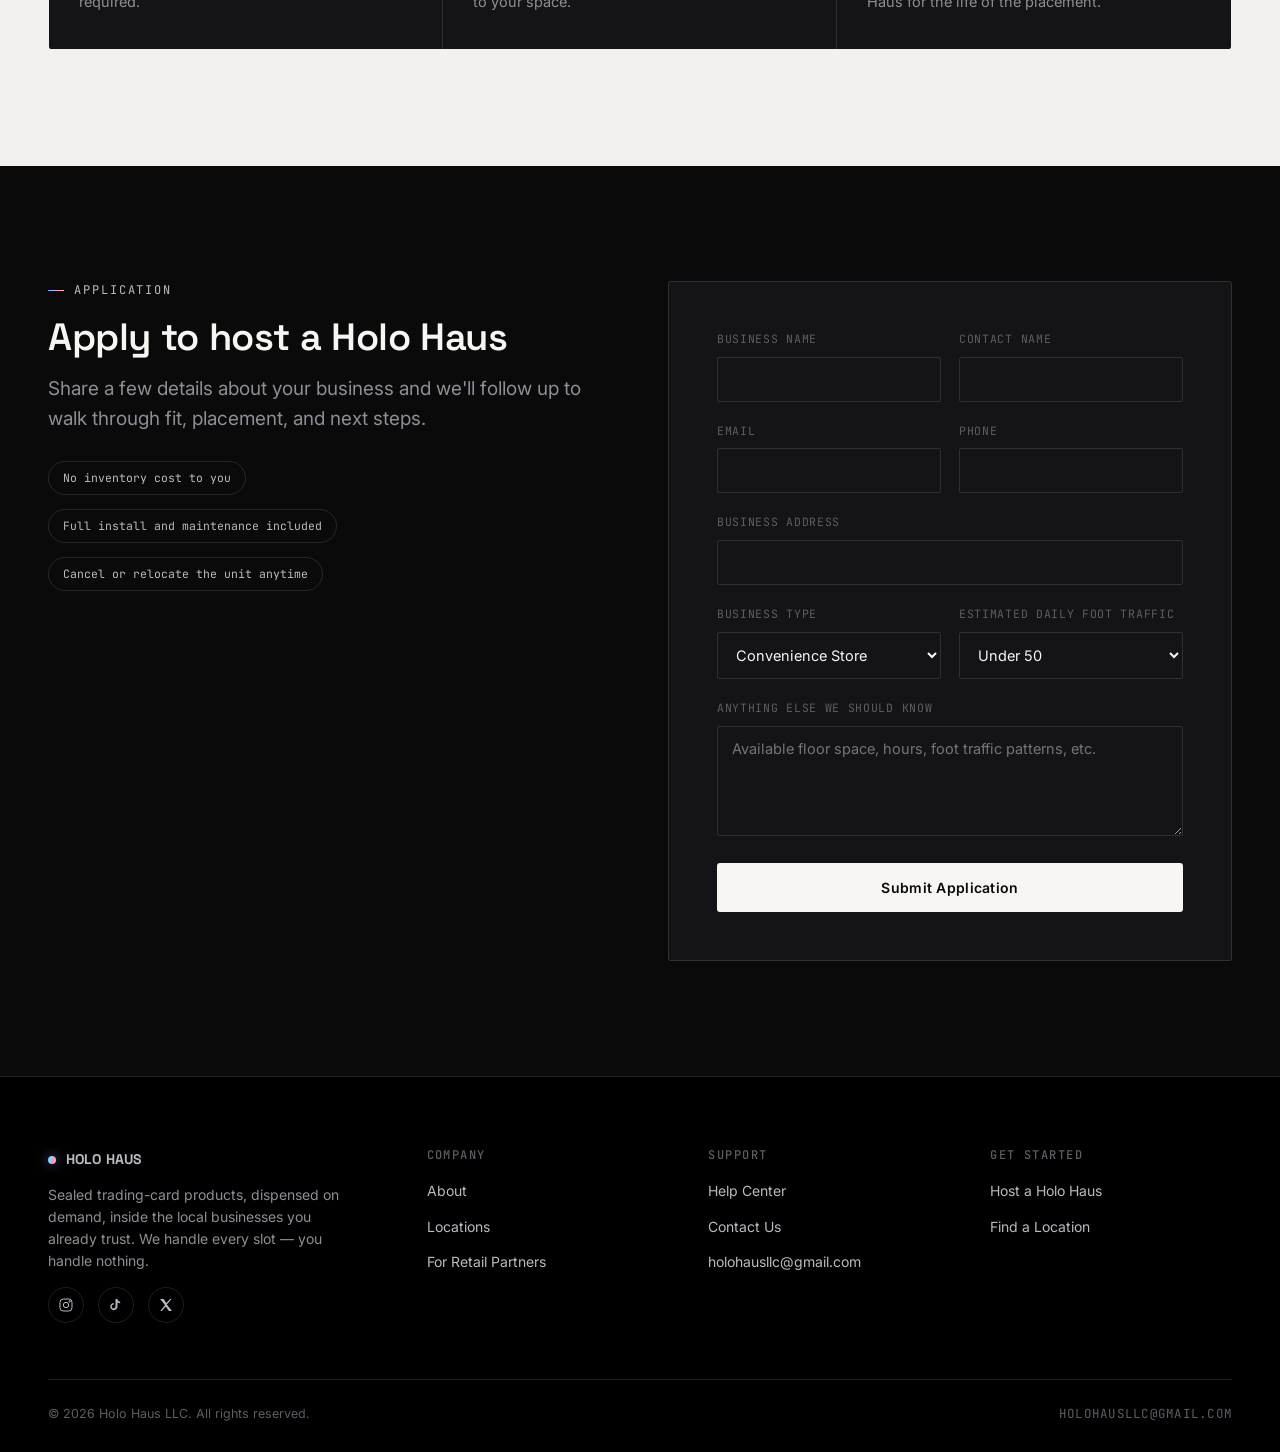
<file: retail-partners.html>
<!DOCTYPE html>
<html lang="en">
<head>
<meta charset="UTF-8">
<meta name="viewport" content="width=device-width, initial-scale=1.0">
<title>For Retail Partners — Holo Haus</title>
<meta name="description" content="Host a Holo Haus trading card vending machine or display case at your business. We supply, install, stock, track, market, and maintain everything — you host the traffic.">
<link rel="stylesheet" href="styles.css">
</head>
<body>

<header class="nav">
  <div class="container">
    <a href="index.html" class="logo"><span class="dot"></span>HOLO HAUS</a>
    <nav class="nav-links" id="navLinks">
      <a href="index.html">Home</a>
      <a href="retail-partners.html" class="active">For Retail Partners</a>
      <a href="locations.html">Locations</a>
      <a href="about.html">About</a>
      <a href="support.html">Support</a>
      <a href="contact.html">Contact</a>
    </nav>
    <div class="nav-cta">
      <a href="retail-partners.html" class="btn btn-ghost">Host a Holo Haus</a>
      <button class="nav-toggle" aria-label="Toggle menu" aria-expanded="false">
        <svg viewBox="0 0 24 24" fill="none" stroke="currentColor" stroke-width="1.6"><line x1="3" y1="6" x2="21" y2="6"/><line x1="3" y1="12" x2="21" y2="12"/><line x1="3" y1="18" x2="21" y2="18"/></svg>
      </button>
    </div>
  </div>
</header>

<section class="page-head">
  <div class="container">
    <div class="eyebrow">For retail partners</div>
    <h1>A new revenue stream your store never has to manage.</h1>
    <p class="lede">Holo Haus supplies, installs, stocks, tracks, markets, and maintains every unit we place. You provide the floor space. We provide everything else — including the inventory decisions.</p>
    <div class="btn-row" style="margin-top:30px;">
      <a href="#apply" class="btn btn-primary">Apply to Host</a>
      <a href="#how" class="btn btn-ghost">See how it works</a>
    </div>
  </div>
</section>

<section class="section">
  <div class="container">
    <div class="two-col">
      <div class="reveal">
        <div class="eyebrow">Zero inventory, on your part</div>
        <h2 style="font-size:clamp(26px,3.2vw,38px);">You will never buy, count, or reorder a single pack.</h2>
        <p class="lede" style="margin-top:18px;">Product selection, purchasing, restocking cadence, and pricing are all handled by our team using live sales data from your unit. If something isn't moving, we swap it. If something's selling out, we get ahead of it. Your job stops at the front door.</p>
      </div>
      <div class="grid-2 reveal" style="gap:16px;">
        <div class="foil-card" style="padding:26px;">
          <span class="tag">Revenue</span>
          <h3 style="font-size:17px;">Ongoing revenue share</h3>
          <p style="font-size:14px;">Earn from every dispense with no upfront inventory cost.</p>
        </div>
        <div class="foil-card" style="padding:26px;">
          <span class="tag">Engagement</span>
          <h3 style="font-size:17px;">Customer engagement</h3>
          <p style="font-size:14px;">A reason to stop, linger, and talk about your store.</p>
        </div>
        <div class="foil-card" style="padding:26px;">
          <span class="tag">Retention</span>
          <h3 style="font-size:17px;">Repeat visits</h3>
          <p style="font-size:14px;">Collectors return on restock days, bringing new traffic with them.</p>
        </div>
        <div class="foil-card" style="padding:26px;">
          <span class="tag">Exposure</span>
          <h3 style="font-size:17px;">Social exposure</h3>
          <p style="font-size:14px;">Pull moments get filmed and shared — tagging your location.</p>
        </div>
      </div>
    </div>
  </div>
</section>

<section class="section section-light" id="how">
  <div class="container">
    <div class="eyebrow">How hosting works</div>
    <h2 style="font-size:clamp(26px,3.2vw,38px); max-width:20ch;">From application to active unit, in three steps.</h2>
    <div class="process reveal" style="margin-top:44px;">
      <div class="step">
        <div class="num mono">01</div>
        <h3>Apply to host</h3>
        <p>Tell us about your space, foot traffic, and hours. Takes about five minutes, no commitment required.</p>
      </div>
      <div class="step">
        <div class="num mono">02</div>
        <h3>We evaluate and install</h3>
        <p>Our team reviews your location and installs the best-fit machine or secured display case, sized to your space.</p>
      </div>
      <div class="step">
        <div class="num mono">03</div>
        <h3>We run it, ongoing</h3>
        <p>Inventory, restocking, marketing, maintenance, and customer support are all handled by Holo Haus for the life of the placement.</p>
      </div>
    </div>
  </div>
</section>

<section class="section" id="apply">
  <div class="container">
    <div class="two-col" style="align-items:flex-start;">
      <div class="reveal">
        <div class="eyebrow">Application</div>
        <h2 style="font-size:clamp(26px,3.2vw,38px);">Apply to host a Holo Haus</h2>
        <p class="lede" style="margin-top:16px;">Share a few details about your business and we'll follow up to walk through fit, placement, and next steps.</p>
        <ul style="margin-top:28px; display:flex; flex-direction:column; gap:14px;">
          <li class="tag-pill" style="width:fit-content;">No inventory cost to you</li>
          <li class="tag-pill" style="width:fit-content;">Full install and maintenance included</li>
          <li class="tag-pill" style="width:fit-content;">Cancel or relocate the unit anytime</li>
        </ul>
      </div>
      <div class="form-panel reveal">
        <form data-mock>
          <div class="field-row">
            <div class="field">
              <label for="bizname">Business name</label>
              <input id="bizname" type="text" required>
            </div>
            <div class="field">
              <label for="contact">Contact name</label>
              <input id="contact" type="text" required>
            </div>
          </div>
          <div class="field-row">
            <div class="field">
              <label for="email">Email</label>
              <input id="email" type="email" required>
            </div>
            <div class="field">
              <label for="phone">Phone</label>
              <input id="phone" type="tel">
            </div>
          </div>
          <div class="field">
            <label for="address">Business address</label>
            <input id="address" type="text" required>
          </div>
          <div class="field-row">
            <div class="field">
              <label for="biztype">Business type</label>
              <select id="biztype">
                <option>Convenience Store</option>
                <option>Barbershop / Salon</option>
                <option>Card or Comic Shop</option>
                <option>Laundromat</option>
                <option>Mall / Arcade</option>
                <option>Gas Station</option>
                <option>Other</option>
              </select>
            </div>
            <div class="field">
              <label for="traffic">Estimated daily foot traffic</label>
              <select id="traffic">
                <option>Under 50</option>
                <option>50–150</option>
                <option>150–400</option>
                <option>400+</option>
              </select>
            </div>
          </div>
          <div class="field">
            <label for="notes">Anything else we should know</label>
            <textarea id="notes" placeholder="Available floor space, hours, foot traffic patterns, etc."></textarea>
          </div>
          <button class="btn btn-primary" type="submit" style="width:100%; justify-content:center;">Submit Application</button>
        </form>
        <div class="form-success">Application received. Our team typically responds within 2 business days.</div>
      </div>
    </div>
  </div>
</section>

<footer class="footer">
  <div class="container">
    <div class="footer-grid">
      <div class="footer-brand">
        <a href="index.html" class="logo"><span class="dot"></span>HOLO HAUS</a>
        <p>Sealed trading-card products, dispensed on demand, inside the local businesses you already trust. We handle every slot — you handle nothing.</p>
        <div class="footer-social">
          <a href="https://www.instagram.com/holohausllc" target="_blank" rel="noopener" aria-label="Instagram"><svg viewBox="0 0 24 24" fill="none" stroke="currentColor" stroke-width="1.5"><rect x="3" y="3" width="18" height="18" rx="5"/><circle cx="12" cy="12" r="4"/><circle cx="17.5" cy="6.5" r="1"/></svg></a>
          <a href="#" aria-label="TikTok"><svg viewBox="0 0 24 24" fill="currentColor"><path d="M14 3c.5 2.3 2 3.8 4.3 4v2.4c-1.5 0-2.9-.4-4.1-1.2v6.1c0 3-2.4 5.4-5.4 5.4S3.4 17.3 3.4 14.3c0-2.9 2.2-5.2 5-5.4v2.5a2.9 2.9 0 1 0 2.9 2.9V3H14z"/></svg></a>
          <a href="#" aria-label="X"><svg viewBox="0 0 24 24" fill="currentColor"><path d="M3 3l7.5 9.1L3.4 21h2.3l6-6.6 4.6 6.6H21l-7.8-9.6L20.4 3h-2.3l-5.5 6-4.2-6H3z"/></svg></a>
        </div>
      </div>
      <div>
        <h4>Company</h4>
        <ul>
          <li><a href="about.html">About</a></li>
          <li><a href="locations.html">Locations</a></li>
          <li><a href="retail-partners.html">For Retail Partners</a></li>
        </ul>
      </div>
      <div>
        <h4>Support</h4>
        <ul>
          <li><a href="support.html">Help Center</a></li>
          <li><a href="contact.html">Contact Us</a></li>
          <li><a href="mailto:holohausllc@gmail.com">holohausllc@gmail.com</a></li>
        </ul>
      </div>
      <div>
        <h4>Get Started</h4>
        <ul>
          <li><a href="retail-partners.html">Host a Holo Haus</a></li>
          <li><a href="locations.html">Find a Location</a></li>
        </ul>
      </div>
    </div>
    <div class="footer-bottom">
      <span>© 2026 Holo Haus LLC. All rights reserved.</span>
      <span class="mono">HOLOHAUSLLC@GMAIL.COM</span>
    </div>
  </div>
</footer>

<script src="script.js"></script>
</body>
</html>
</file>
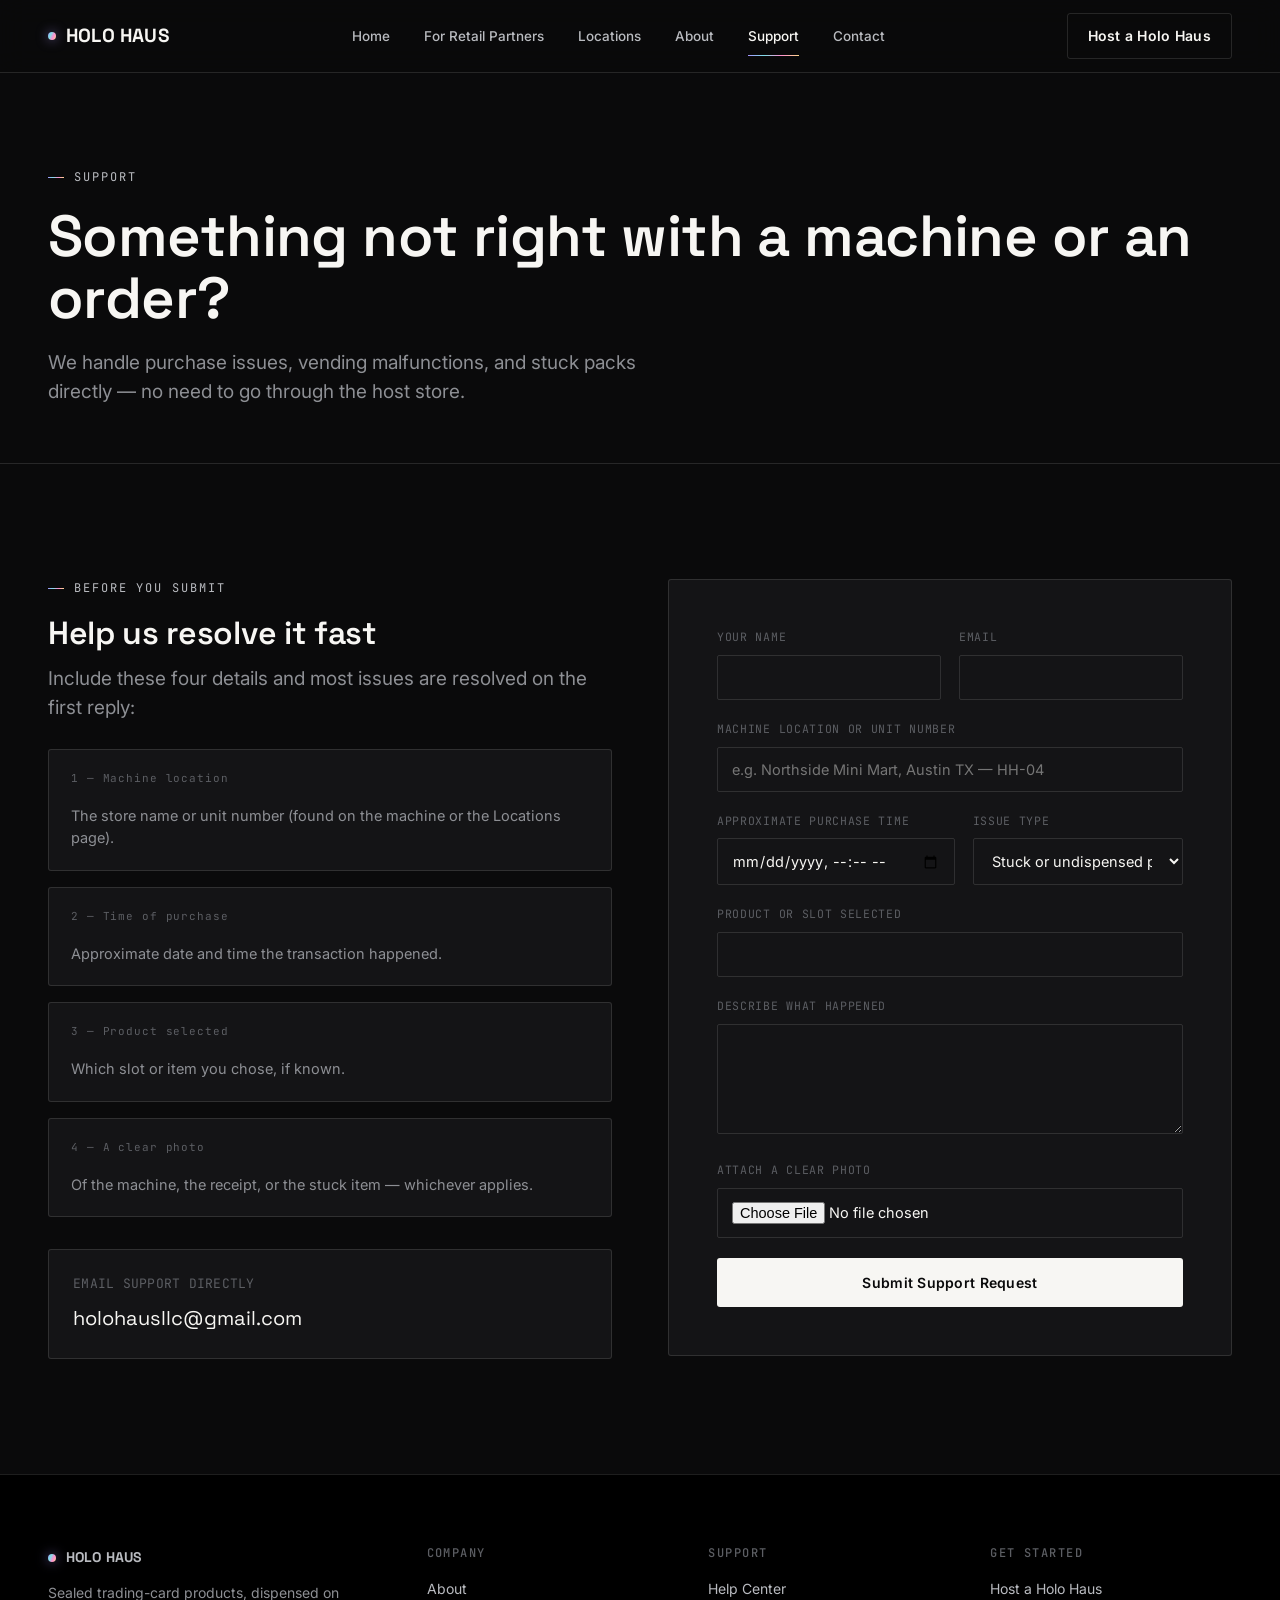
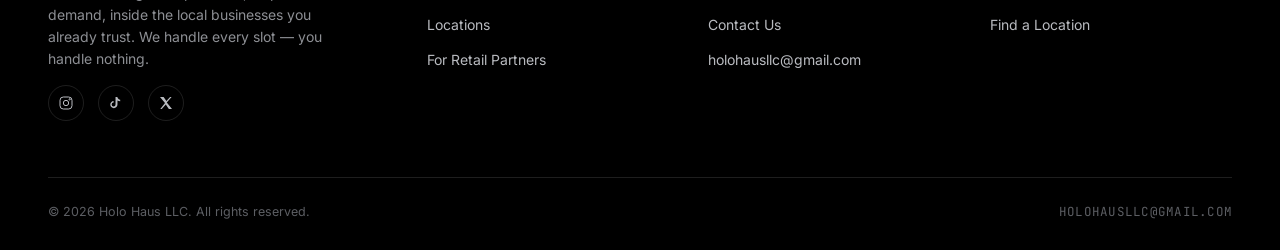
<file: support.html>
<!DOCTYPE html>
<html lang="en">
<head>
<meta charset="UTF-8">
<meta name="viewport" content="width=device-width, initial-scale=1.0">
<title>Support — Holo Haus</title>
<meta name="description" content="Get help with a Holo Haus purchase, a vending issue, or a stuck pack. Contact holohausllc@gmail.com or submit a support request.">
<link rel="stylesheet" href="styles.css">
</head>
<body>

<header class="nav">
  <div class="container">
    <a href="index.html" class="logo"><span class="dot"></span>HOLO HAUS</a>
    <nav class="nav-links" id="navLinks">
      <a href="index.html">Home</a>
      <a href="retail-partners.html">For Retail Partners</a>
      <a href="locations.html">Locations</a>
      <a href="about.html">About</a>
      <a href="support.html" class="active">Support</a>
      <a href="contact.html">Contact</a>
    </nav>
    <div class="nav-cta">
      <a href="retail-partners.html" class="btn btn-ghost">Host a Holo Haus</a>
      <button class="nav-toggle" aria-label="Toggle menu" aria-expanded="false">
        <svg viewBox="0 0 24 24" fill="none" stroke="currentColor" stroke-width="1.6"><line x1="3" y1="6" x2="21" y2="6"/><line x1="3" y1="12" x2="21" y2="12"/><line x1="3" y1="18" x2="21" y2="18"/></svg>
      </button>
    </div>
  </div>
</header>

<section class="page-head">
  <div class="container">
    <div class="eyebrow">Support</div>
    <h1>Something not right with a machine or an order?</h1>
    <p class="lede">We handle purchase issues, vending malfunctions, and stuck packs directly — no need to go through the host store.</p>
  </div>
</section>

<section class="section">
  <div class="container">
    <div class="two-col" style="align-items:flex-start;">
      <div class="reveal">
        <div class="eyebrow">Before you submit</div>
        <h2 style="font-size:clamp(24px,3vw,32px);">Help us resolve it fast</h2>
        <p class="lede" style="margin-top:14px;">Include these four details and most issues are resolved on the first reply:</p>
        <div style="margin-top:26px; display:flex; flex-direction:column; gap:16px;">
          <div class="foil-card" style="padding:20px 22px;">
            <span class="tag">1 — Machine location</span>
            <p>The store name or unit number (found on the machine or the Locations page).</p>
          </div>
          <div class="foil-card" style="padding:20px 22px;">
            <span class="tag">2 — Time of purchase</span>
            <p>Approximate date and time the transaction happened.</p>
          </div>
          <div class="foil-card" style="padding:20px 22px;">
            <span class="tag">3 — Product selected</span>
            <p>Which slot or item you chose, if known.</p>
          </div>
          <div class="foil-card" style="padding:20px 22px;">
            <span class="tag">4 — A clear photo</span>
            <p>Of the machine, the receipt, or the stuck item — whichever applies.</p>
          </div>
        </div>
        <div class="form-panel" style="margin-top:32px; padding:24px;">
          <p class="mono" style="font-size:13px; color:var(--chrome-dim);">EMAIL SUPPORT DIRECTLY</p>
          <a href="mailto:holohausllc@gmail.com" style="font-size:20px; font-family:'Space Grotesk',sans-serif; display:inline-block; margin-top:8px;">holohausllc@gmail.com</a>
        </div>
      </div>

      <div class="form-panel reveal">
        <form data-mock>
          <div class="field-row">
            <div class="field">
              <label for="s-name">Your name</label>
              <input id="s-name" type="text" required>
            </div>
            <div class="field">
              <label for="s-email">Email</label>
              <input id="s-email" type="email" required>
            </div>
          </div>
          <div class="field">
            <label for="s-location">Machine location or unit number</label>
            <input id="s-location" type="text" placeholder="e.g. Northside Mini Mart, Austin TX — HH-04" required>
          </div>
          <div class="field-row">
            <div class="field">
              <label for="s-time">Approximate purchase time</label>
              <input id="s-time" type="datetime-local">
            </div>
            <div class="field">
              <label for="s-issue">Issue type</label>
              <select id="s-issue">
                <option>Stuck or undispensed pack</option>
                <option>Payment charged, no product</option>
                <option>Wrong product dispensed</option>
                <option>Damaged product</option>
                <option>Machine malfunction</option>
                <option>Other</option>
              </select>
            </div>
          </div>
          <div class="field">
            <label for="s-product">Product or slot selected</label>
            <input id="s-product" type="text">
          </div>
          <div class="field">
            <label for="s-details">Describe what happened</label>
            <textarea id="s-details" required></textarea>
          </div>
          <div class="field">
            <label for="s-photo">Attach a clear photo</label>
            <input id="s-photo" type="file" accept="image/*">
          </div>
          <button class="btn btn-primary" type="submit" style="width:100%; justify-content:center;">Submit Support Request</button>
        </form>
        <div class="form-success">Request received. Our support team responds within 1–2 business days — check <span class="mono">holohausllc@gmail.com</span> replies.</div>
      </div>
    </div>
  </div>
</section>

<footer class="footer">
  <div class="container">
    <div class="footer-grid">
      <div class="footer-brand">
        <a href="index.html" class="logo"><span class="dot"></span>HOLO HAUS</a>
        <p>Sealed trading-card products, dispensed on demand, inside the local businesses you already trust. We handle every slot — you handle nothing.</p>
        <div class="footer-social">
          <a href="https://www.instagram.com/holohausllc" target="_blank" rel="noopener" aria-label="Instagram"><svg viewBox="0 0 24 24" fill="none" stroke="currentColor" stroke-width="1.5"><rect x="3" y="3" width="18" height="18" rx="5"/><circle cx="12" cy="12" r="4"/><circle cx="17.5" cy="6.5" r="1"/></svg></a>
          <a href="#" aria-label="TikTok"><svg viewBox="0 0 24 24" fill="currentColor"><path d="M14 3c.5 2.3 2 3.8 4.3 4v2.4c-1.5 0-2.9-.4-4.1-1.2v6.1c0 3-2.4 5.4-5.4 5.4S3.4 17.3 3.4 14.3c0-2.9 2.2-5.2 5-5.4v2.5a2.9 2.9 0 1 0 2.9 2.9V3H14z"/></svg></a>
          <a href="#" aria-label="X"><svg viewBox="0 0 24 24" fill="currentColor"><path d="M3 3l7.5 9.1L3.4 21h2.3l6-6.6 4.6 6.6H21l-7.8-9.6L20.4 3h-2.3l-5.5 6-4.2-6H3z"/></svg></a>
        </div>
      </div>
      <div>
        <h4>Company</h4>
        <ul>
          <li><a href="about.html">About</a></li>
          <li><a href="locations.html">Locations</a></li>
          <li><a href="retail-partners.html">For Retail Partners</a></li>
        </ul>
      </div>
      <div>
        <h4>Support</h4>
        <ul>
          <li><a href="support.html">Help Center</a></li>
          <li><a href="contact.html">Contact Us</a></li>
          <li><a href="mailto:holohausllc@gmail.com">holohausllc@gmail.com</a></li>
        </ul>
      </div>
      <div>
        <h4>Get Started</h4>
        <ul>
          <li><a href="retail-partners.html">Host a Holo Haus</a></li>
          <li><a href="locations.html">Find a Location</a></li>
        </ul>
      </div>
    </div>
    <div class="footer-bottom">
      <span>© 2026 Holo Haus LLC. All rights reserved.</span>
      <span class="mono">HOLOHAUSLLC@GMAIL.COM</span>
    </div>
  </div>
</footer>

<script src="script.js"></script>
</body>
</html>
</file>
<file: styles.css>
/* ============================================================
   HOLO HAUS — Design System
   Black/white premium collectible-tech palette with
   holographic foil accents used sparingly as light, not color.
   ============================================================ */

@import url('https://fonts.googleapis.com/css2?family=Space+Grotesk:wght@400;500;600;700&family=Inter:wght@400;500;600&family=JetBrains+Mono:wght@400;500&display=swap');

:root{
  --black-deep:#000000;
  --black:#0a0a0b;
  --black-soft:#141416;
  --paper:#f2f1ee;
  --white:#f7f6f3;
  --chrome:#b9bbc0;
  --chrome-dim:#5c5e63;
  --ink-mute:#8d8f94;
  --line:rgba(247,246,243,0.12);
  --line-soft:rgba(10,10,11,0.12);

  --holo-1:#a693ff;
  --holo-2:#7fe0e8;
  --holo-3:#ff8fd1;
  --holo-4:#ffd98a;
  --holo-grad:linear-gradient(115deg,var(--holo-1) 0%,var(--holo-2) 32%,var(--holo-3) 64%,var(--holo-4) 100%);

  --radius:3px;
  --container:1240px;
  --ease:cubic-bezier(.16,.8,.24,1);
}

*{box-sizing:border-box;}
html{scroll-behavior:smooth;}
body{
  margin:0;
  background:var(--black);
  color:var(--white);
  font-family:'Inter',sans-serif;
  font-size:16px;
  line-height:1.55;
  -webkit-font-smoothing:antialiased;
}
img,svg{display:block;max-width:100%;}
a{color:inherit;text-decoration:none;}
ul{list-style:none;margin:0;padding:0;}
button{font-family:inherit;cursor:pointer;}
h1,h2,h3,h4{
  font-family:'Space Grotesk',sans-serif;
  margin:0;
  font-weight:600;
  letter-spacing:-0.01em;
  line-height:1.08;
}
p{margin:0;}

.mono{
  font-family:'JetBrains Mono',monospace;
  letter-spacing:0.02em;
}

@media (prefers-reduced-motion: reduce){
  *{animation-duration:0.001ms !important; animation-iteration-count:1 !important; transition-duration:0.001ms !important; scroll-behavior:auto !important;}
}

/* ---------- layout helpers ---------- */
.container{
  max-width:var(--container);
  margin:0 auto;
  padding:0 28px;
}
.section{
  padding:clamp(64px,9vw,132px) 0;
  position:relative;
}
.section-light{background:var(--paper); color:var(--black);}
.section-light h1,.section-light h2,.section-light h3{color:var(--black);}
.section-deep{background:var(--black-deep);}
.hairline{border-top:1px solid var(--line);}
.section-light + .section-light{border-top:1px solid var(--line-soft);}

.eyebrow{
  font-family:'JetBrains Mono',monospace;
  font-size:12px;
  letter-spacing:0.16em;
  text-transform:uppercase;
  color:var(--chrome);
  display:flex;
  align-items:center;
  gap:10px;
  margin-bottom:18px;
}
.section-light .eyebrow{color:var(--chrome-dim);}
.eyebrow::before{
  content:"";
  width:16px;height:1px;
  background:var(--holo-grad);
  display:inline-block;
}

.grad-text{
  background:var(--holo-grad);
  -webkit-background-clip:text;
  background-clip:text;
  color:transparent;
}

.lede{
  font-size:clamp(16px,1.6vw,19px);
  color:var(--ink-mute);
  max-width:52ch;
}
.section-light .lede{color:#4a4a4d;}

/* ---------- buttons ---------- */
.btn{
  display:inline-flex;
  align-items:center;
  gap:10px;
  padding:15px 26px;
  border-radius:var(--radius);
  font-size:14px;
  font-weight:600;
  letter-spacing:0.02em;
  border:1px solid transparent;
  transition:transform .35s var(--ease), background .35s, border-color .35s, color .35s;
  white-space:nowrap;
}
.btn:hover{transform:translateY(-2px);}
.btn-primary{
  background:var(--white);
  color:var(--black);
}
.btn-primary:hover{background:var(--holo-2);}
.btn-ghost{
  background:transparent;
  color:var(--white);
  border-color:var(--line);
}
.btn-ghost:hover{border-color:var(--chrome);}
.section-light .btn-ghost{color:var(--black); border-color:var(--line-soft);}
.section-light .btn-primary{background:var(--black); color:var(--white);}
.section-light .btn-primary:hover{background:var(--holo-1); color:var(--black);}

.btn-row{display:flex; gap:14px; flex-wrap:wrap;}
.btn-arrow{transition:transform .3s var(--ease);}
.btn:hover .btn-arrow{transform:translateX(3px);}

/* ---------- nav ---------- */
.nav{
  position:fixed; top:0; left:0; right:0; z-index:100;
  background:rgba(10,10,11,0.72);
  backdrop-filter:blur(14px);
  border-bottom:1px solid var(--line);
}
.nav .container{
  display:flex; align-items:center; justify-content:space-between;
  height:72px;
}
.logo{
  font-family:'Space Grotesk',sans-serif;
  font-weight:700;
  font-size:19px;
  letter-spacing:0.01em;
  display:flex; align-items:center; gap:10px;
}
.logo .dot{
  width:8px;height:8px;border-radius:50%;
  background:var(--holo-grad);
  box-shadow:0 0 12px rgba(166,147,255,0.6);
}
.nav-links{display:flex; align-items:center; gap:34px;}
.nav-links a{
  font-size:13.5px; font-weight:500; color:var(--chrome);
  position:relative; padding:4px 0;
  transition:color .25s;
}
.nav-links a:hover, .nav-links a.active{color:var(--white);}
.nav-links a.active::after{
  content:""; position:absolute; left:0; right:0; bottom:-6px; height:1px;
  background:var(--holo-grad);
}
.nav-cta{display:flex; align-items:center; gap:16px;}
.nav .btn{padding:11px 20px;}
.nav-toggle{display:none; background:none; border:none; color:var(--white); padding:8px;}
.nav-toggle svg{width:22px;height:22px;}

@media (max-width:920px){
  .nav-links{
    position:fixed; inset:72px 0 0 0; background:var(--black-deep);
    flex-direction:column; align-items:flex-start; gap:0;
    padding:12px 28px 28px;
    transform:translateY(-8px);
    opacity:0; pointer-events:none;
    transition:opacity .3s var(--ease), transform .3s var(--ease);
    border-top:1px solid var(--line);
  }
  .nav-links.open{opacity:1; pointer-events:auto; transform:translateY(0);}
  .nav-links a{width:100%; padding:15px 0; border-bottom:1px solid var(--line); font-size:16px;}
  .nav-toggle{display:block;}
  .nav-cta .btn-ghost{display:none;}
}

/* ---------- footer ---------- */
.footer{
  background:var(--black-deep);
  border-top:1px solid var(--line);
  padding:72px 0 28px;
}
.footer-grid{
  display:grid;
  grid-template-columns:1.4fr 1fr 1fr 1fr;
  gap:40px;
  padding-bottom:56px;
}
.footer-brand p{color:var(--ink-mute); font-size:14px; max-width:34ch; margin-top:14px;}
.footer h4{
  font-family:'JetBrains Mono',monospace; font-size:12px;
  letter-spacing:0.12em; text-transform:uppercase; color:var(--chrome-dim);
  margin-bottom:16px; font-weight:500;
}
.footer ul li{margin-bottom:11px;}
.footer a{font-size:14px; color:var(--chrome); transition:color .2s;}
.footer a:hover{color:var(--white);}
.footer-social{display:flex; gap:14px; margin-top:16px;}
.footer-social a{
  width:36px;height:36px; display:flex; align-items:center; justify-content:center;
  border:1px solid var(--line); border-radius:50%; transition:border-color .2s, background .2s;
}
.footer-social a:hover{border-color:var(--chrome); background:var(--black-soft);}
.footer-social svg{width:16px;height:16px;}
.footer-bottom{
  display:flex; justify-content:space-between; align-items:center;
  padding-top:24px; border-top:1px solid var(--line);
  font-size:12.5px; color:var(--chrome-dim); flex-wrap:wrap; gap:10px;
}
@media (max-width:820px){
  .footer-grid{grid-template-columns:1fr 1fr; row-gap:36px;}
}
@media (max-width:520px){
  .footer-grid{grid-template-columns:1fr;}
}

/* ---------- hero vending illustration (signature element) ---------- */
.vend-unit{
  position:relative;
  background:linear-gradient(180deg,#0e0e10,#000);
  border:1px solid var(--line);
  border-radius:6px;
  padding:14px;
  box-shadow:0 60px 120px -40px rgba(0,0,0,0.8);
}
.vend-unit::before{
  content:"";
  position:absolute; inset:0;
  border-radius:6px;
  padding:1px;
  background:linear-gradient(135deg, rgba(255,255,255,0.18), rgba(255,255,255,0) 40%);
  -webkit-mask:linear-gradient(#000 0 0) content-box, linear-gradient(#000 0 0);
  -webkit-mask-composite:xor; mask-composite:exclude;
  pointer-events:none;
}
.vend-grid{
  display:grid;
  grid-template-columns:repeat(4,1fr);
  gap:8px;
}
.vend-slot{
  aspect-ratio:0.7;
  border-radius:2px;
  position:relative;
  overflow:hidden;
  background:#08080a;
  border:1px solid rgba(255,255,255,0.06);
}
.vend-slot .card{
  position:absolute; inset:6%;
  border-radius:2px;
  background:var(--holo-grad);
  opacity:0.9;
  filter:saturate(1.3);
}
.vend-slot .card::after{
  content:"";
  position:absolute; inset:0;
  background:repeating-linear-gradient(115deg, rgba(0,0,0,0.18) 0 2px, transparent 2px 6px);
  mix-blend-mode:multiply;
}
.vend-slot .code{
  position:absolute; bottom:4px; left:5px;
  font-family:'JetBrains Mono',monospace;
  font-size:8px; color:rgba(255,255,255,0.55);
  letter-spacing:0.05em;
}
.vend-slot.empty{background:#0c0c0e;}
.vend-slot.empty .card{display:none;}
.vend-slot.empty::after{
  content:"·"; position:absolute; inset:0; display:flex; align-items:center; justify-content:center;
  color:var(--chrome-dim); font-size:18px;
}
.vend-glass{
  position:absolute; inset:14px;
  background:linear-gradient(120deg, rgba(255,255,255,0.06) 0%, rgba(255,255,255,0) 30%, rgba(255,255,255,0.03) 55%, rgba(255,255,255,0) 80%);
  pointer-events:none;
}
.vend-scan{
  position:absolute; left:14px; right:14px; height:40%;
  background:linear-gradient(180deg, rgba(255,255,255,0.09), rgba(255,255,255,0));
  animation:scan 7s ease-in-out infinite;
  pointer-events:none;
}
@keyframes scan{
  0%,100%{ top:0; opacity:0;}
  8%{opacity:1;}
  50%{ top:60%; opacity:0.5;}
  92%{opacity:1;}
}
.vend-base{
  margin-top:10px;
  height:46px;
  border-radius:2px;
  background:linear-gradient(180deg,#111113,#000);
  border:1px solid rgba(255,255,255,0.06);
  display:flex; align-items:center; justify-content:space-between;
  padding:0 14px;
}
.vend-base .led{
  width:6px;height:6px;border-radius:50%;
  background:#7fe0e8; box-shadow:0 0 8px #7fe0e8;
  animation:blink 2.6s ease-in-out infinite;
}
@keyframes blink{0%,100%{opacity:1;}50%{opacity:0.3;}}
.vend-base .slot-out{
  width:64px; height:14px; border-radius:2px;
  background:#000; border:1px solid rgba(255,255,255,0.1);
}

/* ---------- foil card component (signature, reused site-wide) ---------- */
.foil-card{
  position:relative;
  background:var(--black-soft);
  border:1px solid var(--line);
  border-radius:var(--radius);
  padding:32px;
  overflow:hidden;
  transition:border-color .4s var(--ease), transform .4s var(--ease);
}
.foil-card::before{
  content:"";
  position:absolute; inset:-40%;
  background:var(--holo-grad);
  opacity:0;
  transform:translateX(-30%) rotate(8deg);
  filter:blur(30px);
  transition:opacity .5s var(--ease);
  pointer-events:none;
}
.foil-card:hover{border-color:rgba(255,255,255,0.28); transform:translateY(-4px);}
.foil-card:hover::before{opacity:0.16;}
.foil-card > *{position:relative; z-index:1;}
.foil-card .tag{
  font-family:'JetBrains Mono',monospace; font-size:11px; color:var(--chrome-dim);
  letter-spacing:0.08em; margin-bottom:18px; display:block;
}
.foil-card h3{font-size:20px; margin-bottom:10px;}
.foil-card p{color:var(--ink-mute); font-size:14.5px;}

.section-light .foil-card{background:var(--white); border-color:var(--line-soft);}
.section-light .foil-card p{color:#5a5a5d;}
.section-light .foil-card:hover{border-color:rgba(0,0,0,0.2);}

/* ---------- grids ---------- */
.grid-3{display:grid; grid-template-columns:repeat(3,1fr); gap:24px;}
.grid-2{display:grid; grid-template-columns:1fr 1fr; gap:24px;}
.grid-4{display:grid; grid-template-columns:repeat(4,1fr); gap:20px;}
@media (max-width:920px){
  .grid-3{grid-template-columns:1fr 1fr;}
  .grid-4{grid-template-columns:1fr 1fr;}
}
@media (max-width:640px){
  .grid-3,.grid-2,.grid-4{grid-template-columns:1fr;}
}

/* ---------- header block shared across pages ---------- */
.page-head{
  padding:168px 0 56px;
  border-bottom:1px solid var(--line);
}
.page-head h1{font-size:clamp(34px,5vw,58px);}
.page-head .lede{margin-top:18px;}

/* ---------- stat / LED ticker bar ---------- */
.led-bar{
  display:grid; grid-template-columns:repeat(4,1fr);
  border:1px solid var(--line); border-radius:var(--radius); overflow:hidden;
}
.led-bar .stat{
  padding:26px 22px; border-right:1px solid var(--line);
  background:var(--black-soft);
}
.led-bar .stat:last-child{border-right:none;}
.led-bar .stat .num{
  font-family:'JetBrains Mono',monospace; font-size:clamp(24px,3vw,34px);
  color:var(--white); font-weight:500;
}
.led-bar .stat .lbl{
  font-family:'JetBrains Mono',monospace; font-size:11px; color:var(--chrome-dim);
  letter-spacing:0.1em; text-transform:uppercase; margin-top:6px;
}
@media (max-width:820px){
  .led-bar{grid-template-columns:1fr 1fr;}
  .led-bar .stat:nth-child(2){border-right:none;}
}
@media (max-width:520px){
  .led-bar{grid-template-columns:1fr;}
  .led-bar .stat{border-right:none !important; border-bottom:1px solid var(--line);}
}

/* ---------- numbered process ---------- */
.process{display:grid; grid-template-columns:repeat(3,1fr); gap:0; border:1px solid var(--line); border-radius:var(--radius); overflow:hidden;}
.process .step{padding:36px 30px; border-right:1px solid var(--line); background:var(--black-soft);}
.process .step:last-child{border-right:none;}
.process .num{font-family:'JetBrains Mono',monospace; font-size:13px; color:var(--chrome-dim);}
.process h3{margin-top:14px; font-size:19px;}
.process p{margin-top:10px; color:var(--ink-mute); font-size:14.5px;}
@media (max-width:820px){
  .process{grid-template-columns:1fr;}
  .process .step{border-right:none; border-bottom:1px solid var(--line);}
  .process .step:last-child{border-bottom:none;}
}

/* ---------- forms ---------- */
.form-panel{
  background:var(--black-soft);
  border:1px solid var(--line);
  border-radius:var(--radius);
  padding:clamp(24px,4vw,48px);
}
.section-light .form-panel{background:var(--white); border-color:var(--line-soft);}
.field-row{display:grid; grid-template-columns:1fr 1fr; gap:18px;}
@media (max-width:640px){.field-row{grid-template-columns:1fr;}}
.field{margin-bottom:20px;}
.field label{
  display:block; font-family:'JetBrains Mono',monospace; font-size:11.5px;
  letter-spacing:0.06em; text-transform:uppercase; color:var(--chrome-dim); margin-bottom:9px;
}
.field input, .field select, .field textarea{
  width:100%; background:transparent; border:1px solid var(--line);
  border-radius:2px; padding:13px 14px; color:var(--white); font-family:'Inter',sans-serif;
  font-size:14.5px; transition:border-color .25s;
}
.section-light .field input, .section-light .field select, .section-light .field textarea{
  color:var(--black); border-color:var(--line-soft);
}
.field input:focus, .field select:focus, .field textarea:focus{
  outline:none; border-color:var(--chrome);
}
.field textarea{resize:vertical; min-height:110px;}
.form-note{font-size:12.5px; color:var(--chrome-dim); margin-top:16px;}
.form-success{
  display:none; padding:18px 20px; border:1px solid rgba(127,224,232,0.4);
  background:rgba(127,224,232,0.06); border-radius:2px; font-size:14px; margin-top:18px;
}
.form-success.show{display:block;}

/* ---------- misc ---------- */
.divider-fade{height:1px; background:linear-gradient(90deg, transparent, var(--line), transparent); border:none; margin:0;}
.tag-pill{
  display:inline-flex; align-items:center; gap:8px;
  border:1px solid var(--line); border-radius:20px; padding:7px 14px;
  font-family:'JetBrains Mono',monospace; font-size:11.5px; color:var(--chrome);
}
.section-light .tag-pill{border-color:var(--line-soft); color:var(--chrome-dim);}

.reveal{opacity:0; transform:translateY(18px); transition:opacity .7s var(--ease), transform .7s var(--ease);}
.reveal.in{opacity:1; transform:translateY(0);}

.two-col{display:grid; grid-template-columns:1fr 1fr; gap:56px; align-items:center;}
@media (max-width:900px){.two-col{grid-template-columns:1fr; gap:36px;}}

.marquee{
  overflow:hidden; border-top:1px solid var(--line); border-bottom:1px solid var(--line);
  padding:22px 0; white-space:nowrap;
}
.marquee-track{display:inline-flex; gap:48px; animation:marquee 28s linear infinite;}
.marquee span{
  font-family:'JetBrains Mono',monospace; font-size:13px; color:var(--chrome-dim);
  letter-spacing:0.08em; text-transform:uppercase;
}
@keyframes marquee{from{transform:translateX(0);} to{transform:translateX(-50%);}}
</file>
